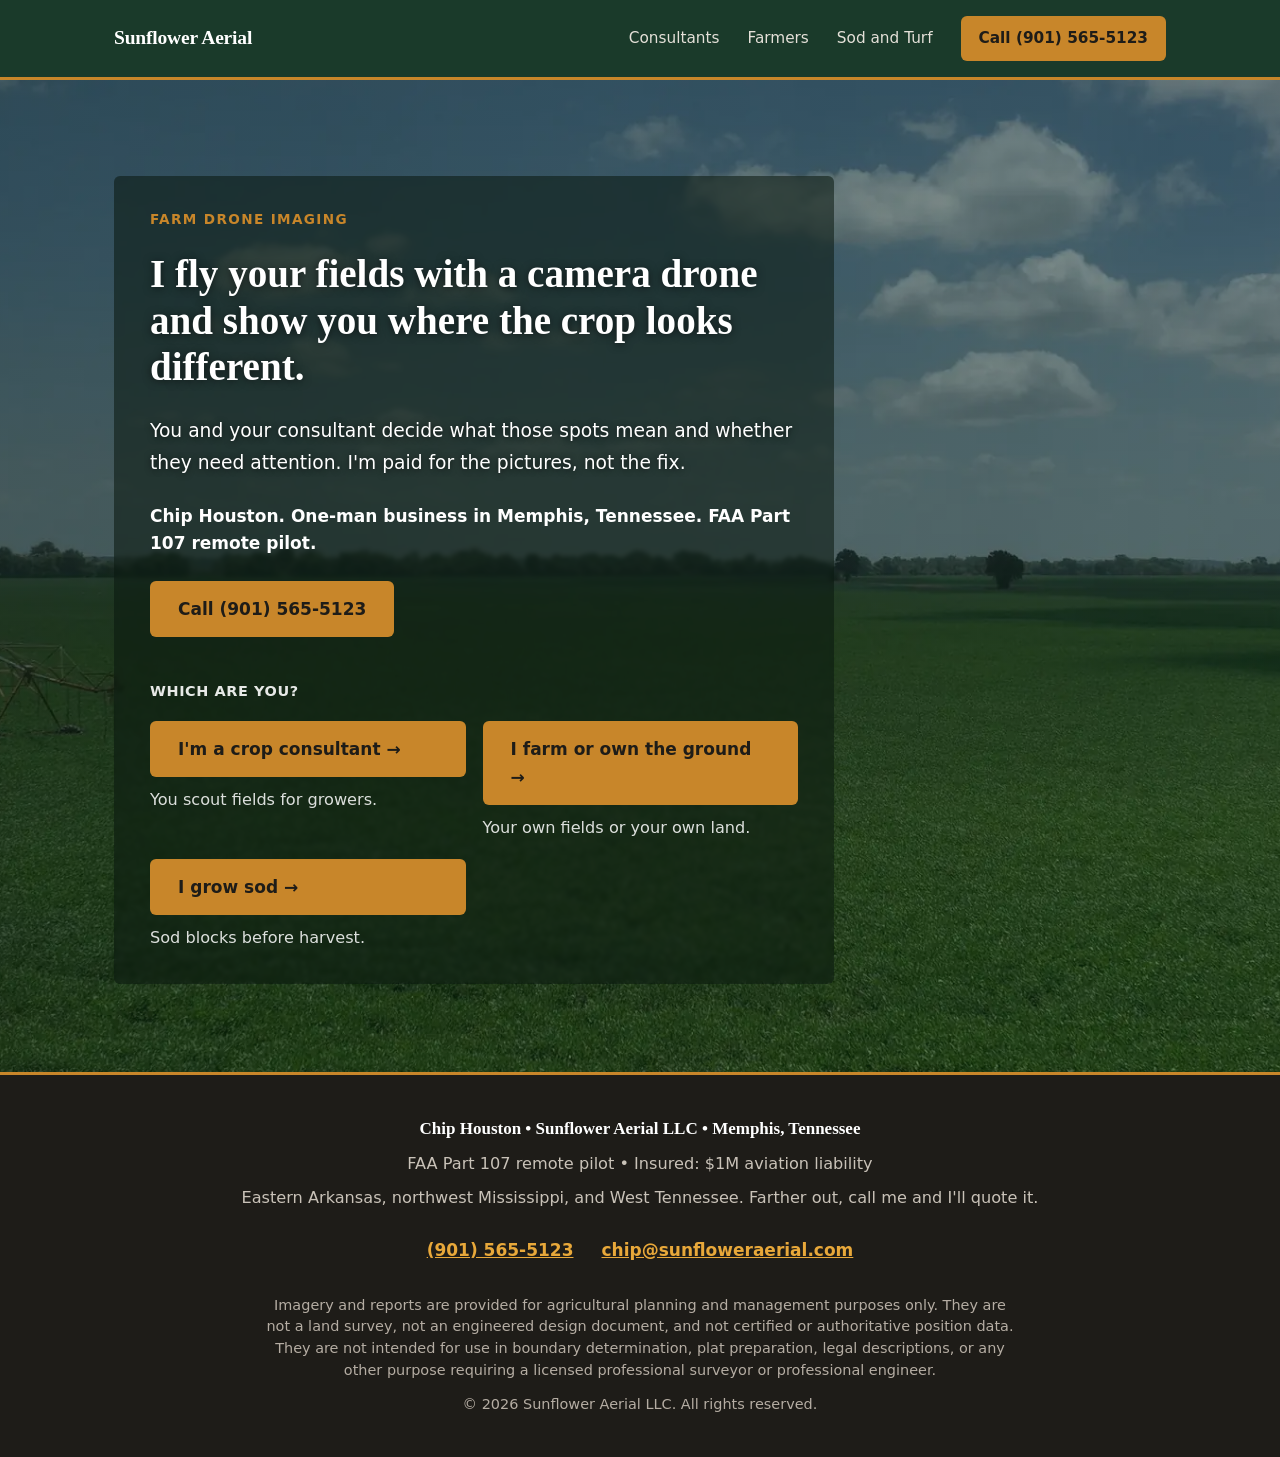
<file: index.html>
<!DOCTYPE html>
<html lang="en">
<head>
<meta charset="UTF-8" />
<meta name="viewport" content="width=device-width, initial-scale=1.0" />
<title>Farm Drone Imaging in Memphis | Sunflower Aerial</title>
<meta name="description" content="I fly a camera drone over row-crop fields and mark where the field looks different. One-man business in Memphis, Tennessee. Call (901) 565-5123." />
<link rel="canonical" href="https://sunfloweraerial.com/" />
<meta property="og:type" content="website" />
<meta property="og:site_name" content="Sunflower Aerial" />
<meta property="og:title" content="Farm Drone Imaging in Memphis | Sunflower Aerial" />
<meta property="og:description" content="I fly a camera drone over row-crop fields and mark where the field looks different. One-man business in Memphis, Tennessee. Call (901) 565-5123." />
<meta property="og:url" content="https://sunfloweraerial.com/" />
<meta property="og:image" content="https://sunfloweraerial.com/assets/img/soybean-field-canopy.webp" />
<link rel="stylesheet" href="style.css" />
<style>
.splash-prompt { margin-top: 2.5rem; font-weight: 600; letter-spacing: 0.04em; text-transform: uppercase; font-size: 0.85rem; opacity: 0.9; color: #fff; }
.splash-choices { display: flex; flex-wrap: wrap; gap: 1rem; margin-top: 1rem; }
.splash-choice { flex: 0 1 calc(50% - 0.5rem); min-width: min(260px, 100%); }
.above-fold h1.home-h1 { font-size: clamp(1.55rem, 3.4vw, 2.3rem); }
.who { color: #fff; font-weight: 600; margin: -12px 0 24px; line-height: 1.6; }
.splash-choice .btn { width: 100%; box-sizing: border-box; }
.splash-choice p { margin: 0.6rem 0 0; font-size: 0.95rem; opacity: 0.85; color: #fff; }
</style>
</head>
<body>
<!-- HEADER -->
<header class="site-header">
<div class="container header-inner">
<a href="/" class="logo">Sunflower Aerial</a>
<nav class="site-nav" aria-label="Main">
<a href="/consultants">Consultants</a>
<a href="/farmers">Farmers</a>
<a href="/turf">Sod and Turf</a>
<a href="tel:+19015655123" class="nav-cta"><span class="cta-word">Call </span>(901) 565-5123</a>
</nav>
</div>
</header>
<!-- SPLASH -->
<section class="above-fold" style="background-image: url('assets/img/soybean-field-canopy.webp'); background-size: cover; background-position: center top;">
<div class="container">
<div class="fold-content">
<p class="eyebrow">Farm drone imaging</p>
<h1 class="home-h1">I fly your fields with a camera drone and show you where the crop looks different.</h1>
<p class="lead">You and your consultant decide what those spots mean and whether they need attention. I'm paid for the pictures, not the fix.</p>
<p class="who">Chip Houston. One-man business in Memphis, Tennessee. FAA Part 107 remote pilot.</p>
<a href="tel:+19015655123" class="btn btn-primary">Call (901) 565-5123</a>
<p class="splash-prompt">Which are you?</p>
<div class="splash-choices">
<div class="splash-choice">
<a href="/consultants" class="btn btn-primary">I'm a crop consultant &rarr;</a>
<p>You scout fields for growers.</p>
</div>
<div class="splash-choice">
<a href="/farmers" class="btn btn-primary">I farm or own the ground &rarr;</a>
<p>Your own fields or your own land.</p>
</div>
<div class="splash-choice">
<a href="/turf" class="btn btn-primary">I grow sod &rarr;</a>
<p>Sod blocks before harvest.</p>
</div>
</div>
</div>
</div>
</section>
<!-- FOOTER -->
<footer class="site-footer">
<div class="container footer-inner">
<div class="footer-brand">Chip Houston &bull; Sunflower Aerial LLC &bull; Memphis, Tennessee</div>
<div class="footer-meta">FAA Part 107 remote pilot &bull; Insured: $1M aviation liability</div>
<div class="footer-meta">Eastern Arkansas, northwest Mississippi, and West Tennessee. Farther out, call me and I'll quote it.</div>
<div class="footer-contact"><a href="tel:+19015655123">(901) 565-5123</a><a href="mailto:chip@sunfloweraerial.com">chip@sunfloweraerial.com</a></div>
<div class="footer-copy footer-notice">Imagery and reports are provided for agricultural planning and management purposes only. They are not a land survey, not an engineered design document, and not certified or authoritative position data. They are not intended for use in boundary determination, plat preparation, legal descriptions, or any other purpose requiring a licensed professional surveyor or professional engineer.</div>
<div class="footer-copy">&copy; 2026 Sunflower Aerial LLC. All rights reserved.</div>
</div>
</footer>
</body>
</html>
</file>
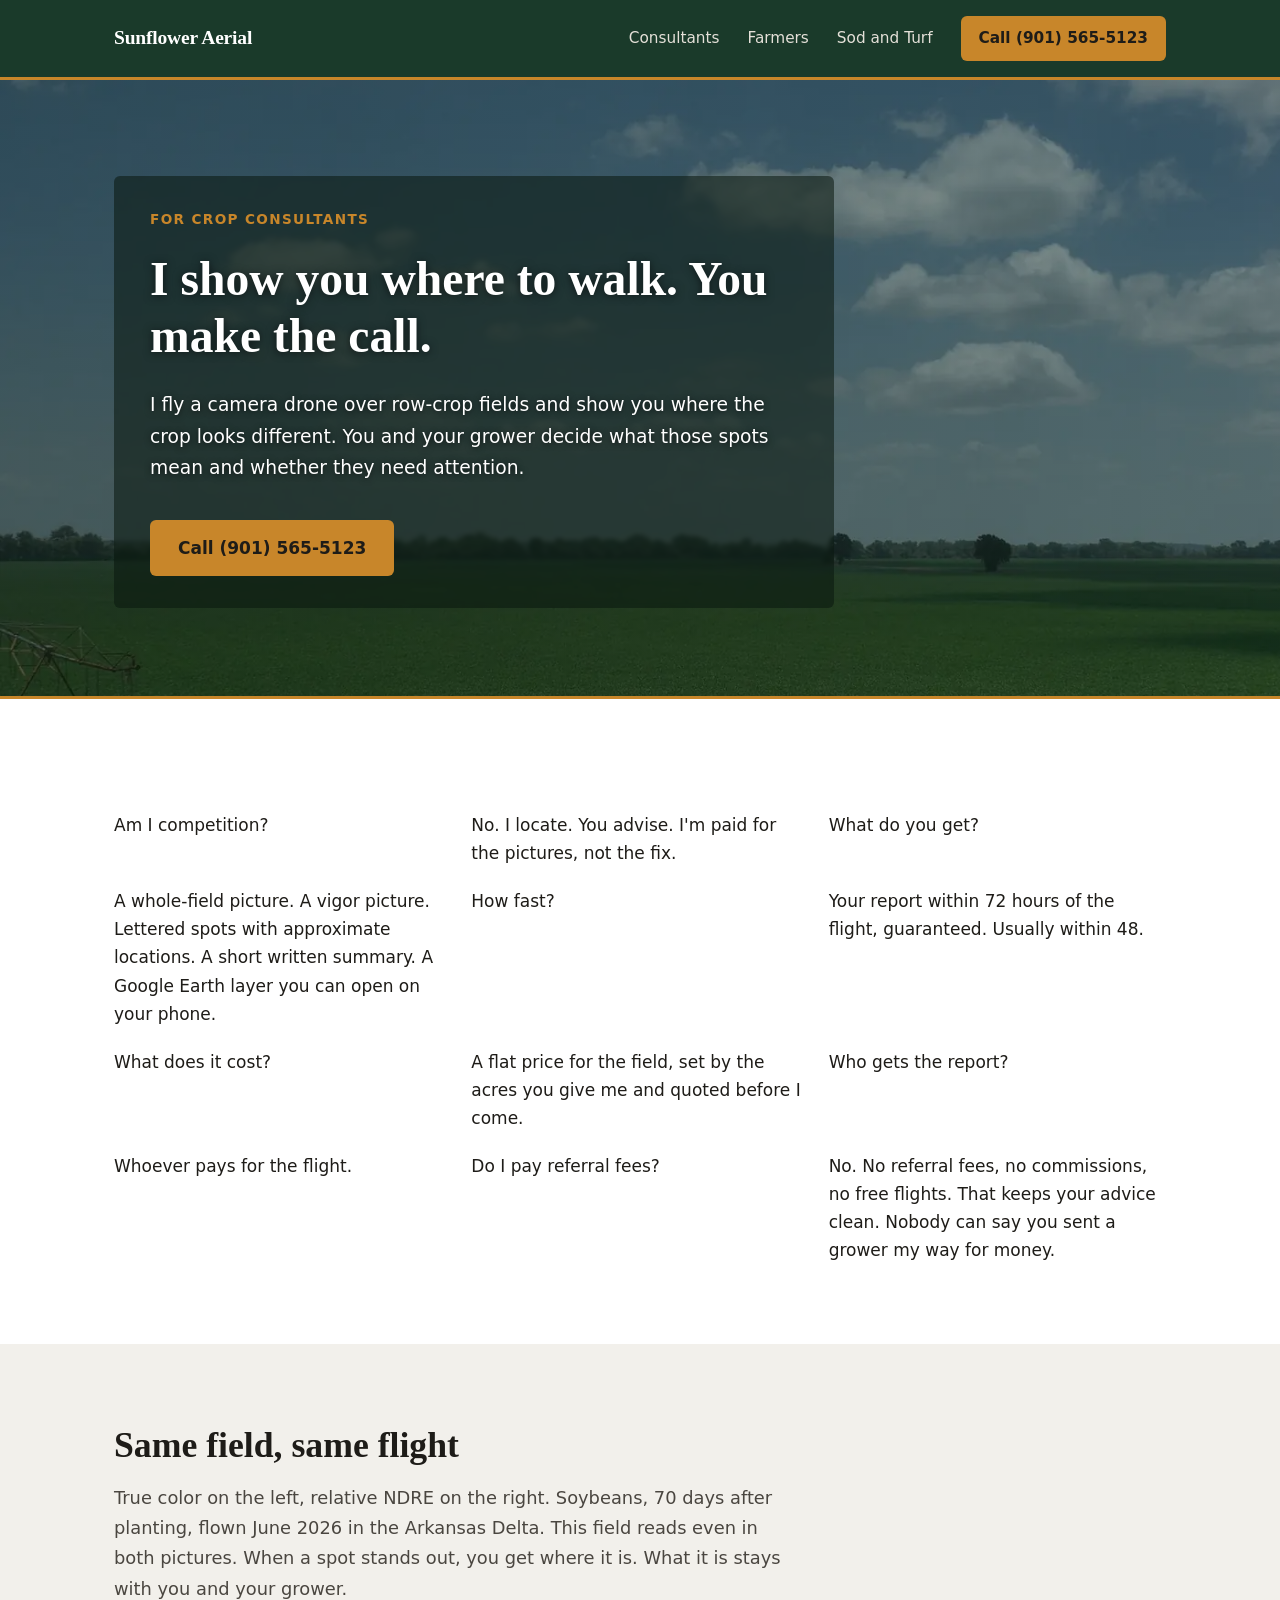
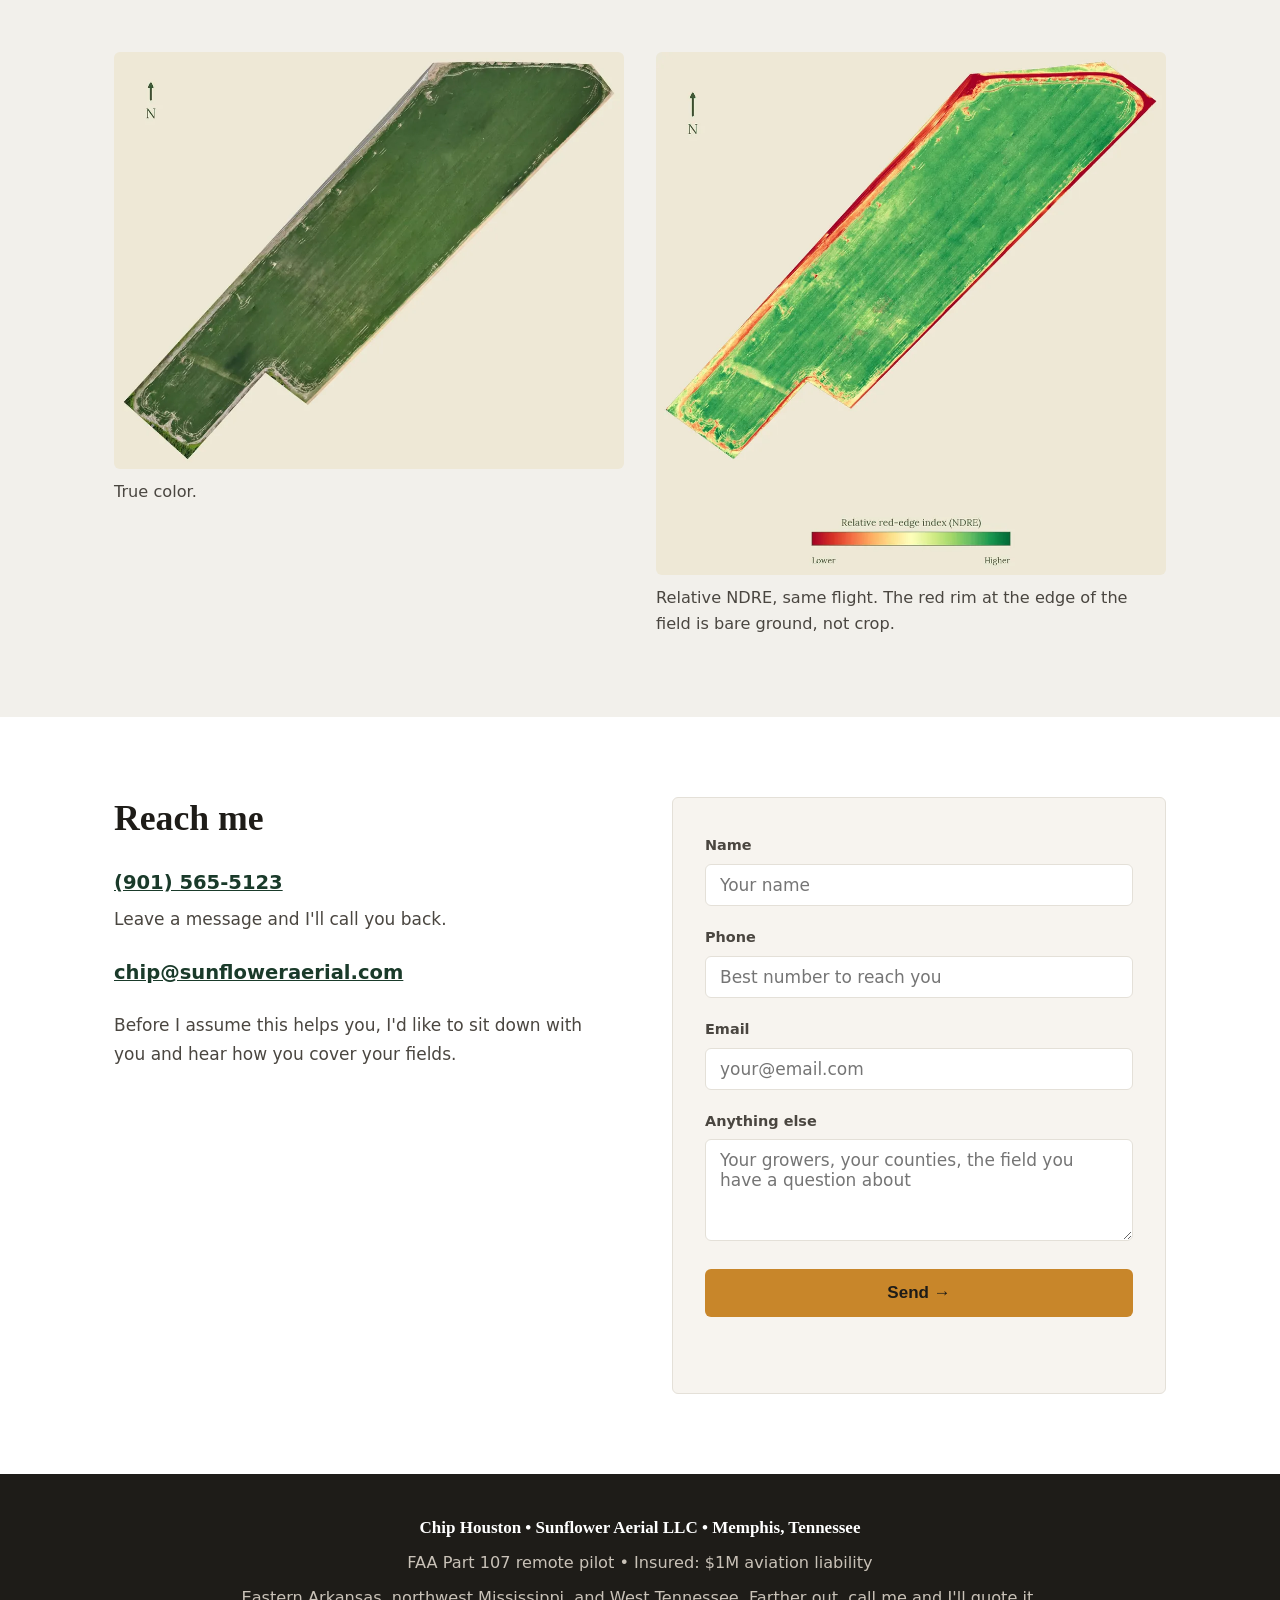
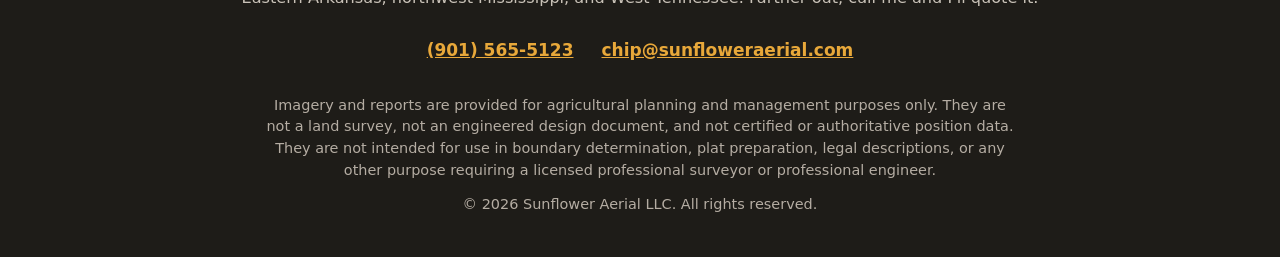
<file: consultants.html>
<!DOCTYPE html>
<html lang="en">
<head>
<meta charset="UTF-8" />
<meta name="viewport" content="width=device-width, initial-scale=1.0" />
<title>For Crop Consultants | Sunflower Aerial, Memphis</title>
<meta name="description" content="I mark where the field looks different. You and your grower decide what it is. Flat price per field, report within 72 hours, no referral fees." />
<link rel="canonical" href="https://sunfloweraerial.com/consultants" />
<meta property="og:type" content="website" />
<meta property="og:site_name" content="Sunflower Aerial" />
<meta property="og:title" content="For Crop Consultants | Sunflower Aerial, Memphis" />
<meta property="og:description" content="I mark where the field looks different. You and your grower decide what it is. Flat price per field, report within 72 hours, no referral fees." />
<meta property="og:url" content="https://sunfloweraerial.com/consultants" />
<meta property="og:image" content="https://sunfloweraerial.com/assets/img/soybean-field-canopy.webp" />
<link rel="stylesheet" href="style.css" />
</head>
<body>
<!-- HEADER -->
<header class="site-header">
<div class="container header-inner">
<a href="/" class="logo">Sunflower Aerial</a>
<nav class="site-nav" aria-label="Main">
<a href="/consultants">Consultants</a>
<a href="/farmers">Farmers</a>
<a href="/turf">Sod and Turf</a>
<a href="tel:+19015655123" class="nav-cta"><span class="cta-word">Call </span>(901) 565-5123</a>
</nav>
</div>
</header>
<!-- ABOVE THE FOLD -->
<section class="above-fold" style="background-image: url('assets/img/soybean-field-canopy.webp'); background-size: cover; background-position: center top;">
<div class="container">
<div class="fold-content">
<p class="eyebrow">For crop consultants</p>
<h1>I show you where to walk. You make the call.</h1>
<p class="lead">I fly a camera drone over row-crop fields and show you where the crop looks different. You and your grower decide what those spots mean and whether they need attention.</p>
<a href="tel:+19015655123" class="btn btn-primary">Call (901) 565-5123</a>
</div>
</div>
</section>
<!-- ANSWERS -->
<section class="section" id="answers">
<div class="container">
<dl class="answers">
<dt>Am I competition?</dt>
<dd>No. I locate. You advise. I'm paid for the pictures, not the fix.</dd>
<dt>What do you get?</dt>
<dd>A whole-field picture. A vigor picture. Lettered spots with approximate locations. A short written summary. A Google Earth layer you can open on your phone.</dd>
<dt>How fast?</dt>
<dd>Your report within 72 hours of the flight, guaranteed. Usually within 48.</dd>
<dt>What does it cost?</dt>
<dd>A flat price for the field, set by the acres you give me and quoted before I come.</dd>
<dt>Who gets the report?</dt>
<dd>Whoever pays for the flight.</dd>
<dt>Do I pay referral fees?</dt>
<dd>No. No referral fees, no commissions, no free flights. That keeps your advice clean. Nobody can say you sent a grower my way for money.</dd>
</dl>
</div>
</section>
<!-- SEE IT ON A REAL FIELD -->
<section class="section section-muted" id="realfield">
<div class="container">
<h2>Same field, same flight</h2>
<p class="section-intro">True color on the left, relative NDRE on the right. Soybeans, 70 days after planting, flown June 2026 in the Arkansas Delta. This field reads even in both pictures. When a spot stands out, you get where it is. What it is stays with you and your grower.</p>
<div class="map-pair">
<figure class="map-figure">
<img src="assets/img/soybeans-70dap-true-color.webp" alt="True color aerial image of a soybean field, 70 days after planting" loading="lazy">
<figcaption>True color.</figcaption>
</figure>
<figure class="map-figure">
<img src="assets/img/soybeans-70dap-ndre.webp" alt="Relative NDRE image of the same soybean field, reading even across the field" loading="lazy">
<figcaption>Relative NDRE, same flight. The red rim at the edge of the field is bare ground, not crop.</figcaption>
</figure>
</div>
</div>
</section>
<!-- CONTACT -->
<section class="section" id="contact">
<div class="container contact-container">
<div class="contact-copy">
<h2>Reach me</h2>
<p><a href="tel:+19015655123" class="contact-link">(901) 565-5123</a><br>Leave a message and I'll call you back.</p>
<p><a href="mailto:chip@sunfloweraerial.com" class="contact-link">chip@sunfloweraerial.com</a></p>
<p>Before I assume this helps you, I'd like to sit down with you and hear how you cover your fields.</p>
</div>
<form class="contact-form" id="contactForm" action="https://api.web3forms.com/submit" method="POST"> <input type="hidden" name="access_key" value="5b635bd3-030b-41f8-a975-6eeb1b68b649"> <input type="hidden" name="subject" value="New CONSULTANT lead from sunfloweraerial.com"> <input type="hidden" name="from_name" value="Sunflower Aerial Website"> <input type="hidden" name="lead_type" value="Consultant"> <input type="checkbox" name="botcheck" style="display: none;" tabindex="-1" autocomplete="off">
<div class="form-group">
<label for="name">Name</label>
<input type="text" id="name" name="name" placeholder="Your name" required="">
</div>
<div class="form-group">
<label for="phone">Phone</label>
<input type="tel" id="phone" name="phone" placeholder="Best number to reach you">
</div>
<div class="form-group">
<label for="email">Email</label>
<input type="email" id="email" name="email" placeholder="your@email.com" required="">
</div>
<div class="form-group">
<label for="message">Anything else</label>
<textarea id="message" name="message" rows="4" placeholder="Your growers, your counties, the field you have a question about"></textarea>
</div>
<button type="submit" class="btn btn-primary btn-full">Send &rarr;</button>
<div id="form-status" class="form-status"></div>
</form>
</div>
</section>
<!-- FOOTER -->
<footer class="site-footer">
<div class="container footer-inner">
<div class="footer-brand">Chip Houston &bull; Sunflower Aerial LLC &bull; Memphis, Tennessee</div>
<div class="footer-meta">FAA Part 107 remote pilot &bull; Insured: $1M aviation liability</div>
<div class="footer-meta">Eastern Arkansas, northwest Mississippi, and West Tennessee. Farther out, call me and I'll quote it.</div>
<div class="footer-contact"><a href="tel:+19015655123">(901) 565-5123</a><a href="mailto:chip@sunfloweraerial.com">chip@sunfloweraerial.com</a></div>
<div class="footer-copy footer-notice">Imagery and reports are provided for agricultural planning and management purposes only. They are not a land survey, not an engineered design document, and not certified or authoritative position data. They are not intended for use in boundary determination, plat preparation, legal descriptions, or any other purpose requiring a licensed professional surveyor or professional engineer.</div>
<div class="footer-copy">&copy; 2026 Sunflower Aerial LLC. All rights reserved.</div>
</div>
</footer>
<script src="main.js"></script>
</body>
</html>
</file>
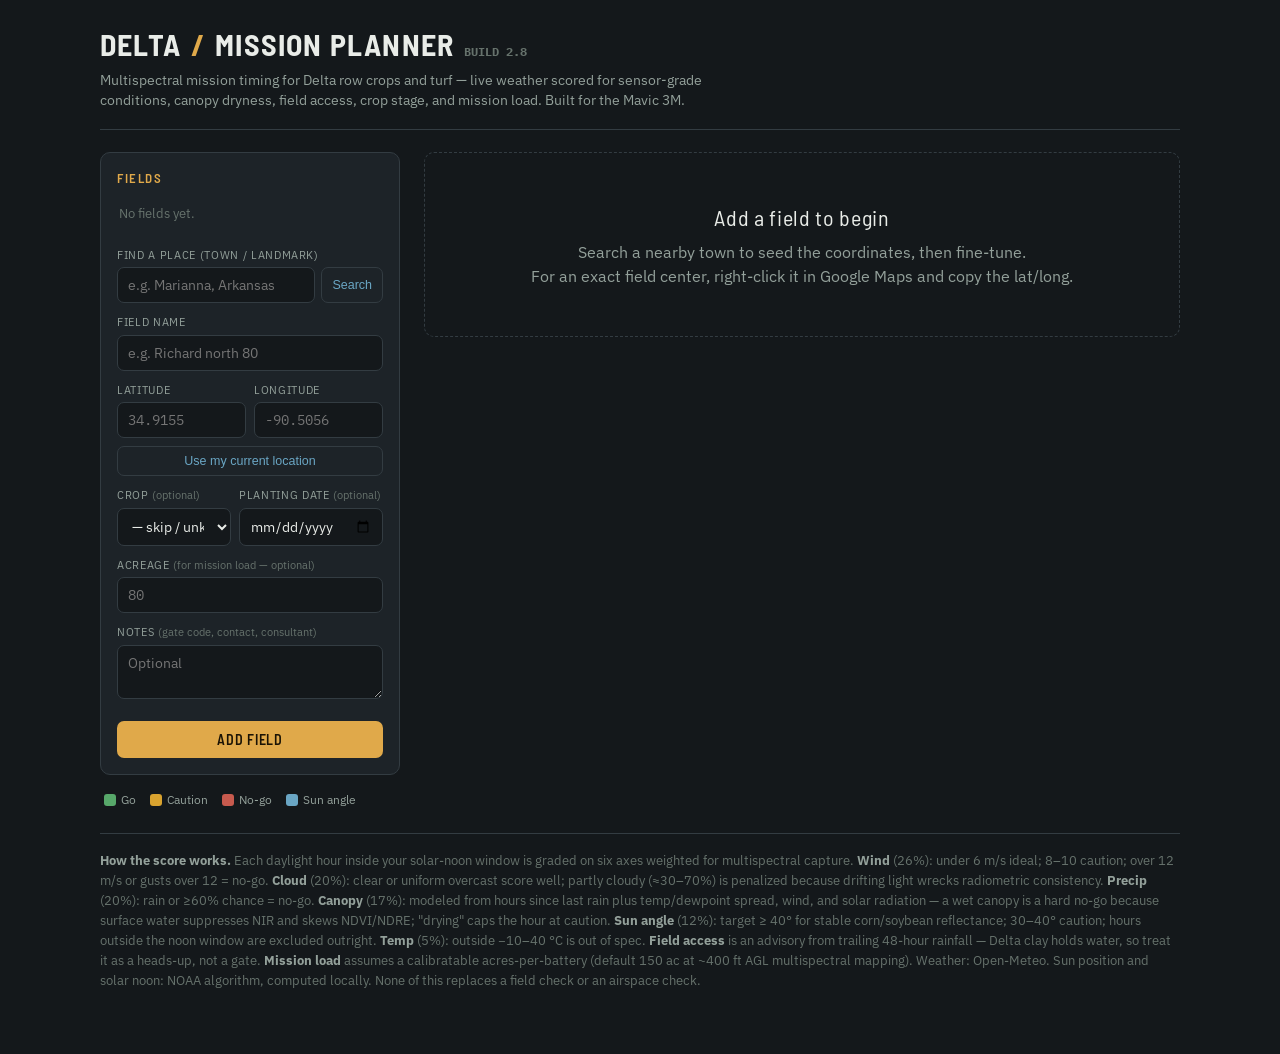
<file: delta-flight-planner.html>
<!DOCTYPE html>
<html lang="en">
<head>
<meta charset="UTF-8">
<meta name="viewport" content="width=device-width, initial-scale=1.0">
<title>Delta — Mission Planner</title>
<link rel="preconnect" href="https://fonts.googleapis.com">
<link rel="preconnect" href="https://fonts.gstatic.com" crossorigin>
<link href="https://fonts.googleapis.com/css2?family=Barlow+Semi+Condensed:wght@500;600;700&family=IBM+Plex+Mono:wght@400;500;600&family=IBM+Plex+Sans:wght@400;500;600&display=swap" rel="stylesheet">
<style>
  :root{
    --bg:#14181b;--panel:#1d2328;--panel2:#252c32;--border:#333c42;--border2:#3f4a51;
    --text:#e9ece8;--muted:#93a09a;--faint:#66726c;
    --wheat:#e0a94a;--sky:#6aa6c4;
    --go:#57a86a;--caution:#d9a32f;--nogo:#c75a4e;
    --go-d:#1d3b27;--caution-d:#403214;--nogo-d:#3e201c;
  }
  *{box-sizing:border-box;margin:0;padding:0}
  body{background:var(--bg);color:var(--text);font-family:'IBM Plex Sans',system-ui,sans-serif;line-height:1.5;-webkit-font-smoothing:antialiased;padding:0 0 4rem}
  .mono{font-family:'IBM Plex Mono',monospace;font-feature-settings:"tnum"}
  .wrap{max-width:1120px;margin:0 auto;padding:0 20px}
  header{border-bottom:1px solid var(--border);padding:22px 0 18px;margin-bottom:22px}
  .brand{font-family:'Barlow Semi Condensed',sans-serif;font-weight:700;font-size:30px;letter-spacing:.04em;text-transform:uppercase;display:flex;align-items:baseline;gap:10px}
  .brand .dot{color:var(--wheat)}
  .tagline{color:var(--muted);font-size:13.5px;margin-top:3px;max-width:660px}
  h2{font-family:'Barlow Semi Condensed',sans-serif;font-weight:600;font-size:13px;letter-spacing:.12em;text-transform:uppercase;color:var(--wheat);margin:0 0 12px}
  .layout{display:grid;grid-template-columns:300px 1fr;gap:24px;align-items:start}
  @media(max-width:860px){.layout{grid-template-columns:1fr}}
  .card{background:var(--panel);border:1px solid var(--border);border-radius:10px;padding:16px}
  .field-item{background:var(--panel2);border:1px solid var(--border);border-radius:8px;padding:11px 12px;margin-bottom:8px;cursor:pointer;transition:border-color .15s,background .15s}
  .field-item:hover{border-color:var(--border2)}
  .field-item.active{border-color:var(--wheat);background:#2a2118}
  .field-item .fname{font-weight:600;font-size:14.5px;display:flex;align-items:center;justify-content:space-between;gap:8px}
  .field-item .fmeta{color:var(--muted);font-size:12px;margin-top:3px}
  .crop-chip{font-size:10.5px;letter-spacing:.06em;text-transform:uppercase;padding:2px 7px;border-radius:4px;font-weight:600;background:#2f3a31;color:#a9c9ad;white-space:nowrap}
  .ibtn{background:none;border:none;color:var(--faint);cursor:pointer;font-size:14px;line-height:1;padding:2px 4px;border-radius:4px}
  .ibtn:hover{color:var(--sky);background:#222c31}
  .ibtn.del:hover{color:var(--nogo);background:#2a1f1d}
  label{display:block;font-size:11px;letter-spacing:.06em;text-transform:uppercase;color:var(--muted);margin:11px 0 4px}
  input,select,textarea{width:100%;background:var(--bg);border:1px solid var(--border);border-radius:7px;color:var(--text);padding:8px 10px;font-size:14px;font-family:inherit}
  textarea{resize:vertical;min-height:46px}
  input:focus,select:focus,textarea:focus{outline:none;border-color:var(--wheat)}
  .row2{display:grid;grid-template-columns:1fr 1fr;gap:8px}
  button.primary{width:100%;margin-top:16px;background:var(--wheat);color:#1a1305;border:none;border-radius:7px;padding:10px;font-weight:600;font-size:14px;cursor:pointer;font-family:'Barlow Semi Condensed',sans-serif;letter-spacing:.05em;text-transform:uppercase}
  button.primary:hover{background:#ecb95c}
  button.ghost{background:none;color:var(--sky);border:1px solid var(--border);border-radius:7px;padding:7px 10px;font-size:12.5px;cursor:pointer}
  button.ghost:hover{border-color:var(--sky)}
  button.ghost.full{width:100%;margin-top:8px}
  .geo-res{background:var(--panel2);border:1px solid var(--border);border-radius:7px;margin-top:6px;overflow:hidden}
  .geo-res button{display:block;width:100%;text-align:left;background:none;border:none;border-bottom:1px solid var(--border);color:var(--text);padding:7px 10px;font-size:13px;cursor:pointer}
  .geo-res button:last-child{border-bottom:none}
  .geo-res button:hover{background:#2c343a}
  .empty{color:var(--muted);text-align:center;padding:48px 20px;border:1px dashed var(--border);border-radius:10px}
  .empty .big{font-family:'Barlow Semi Condensed',sans-serif;font-size:22px;color:var(--text);margin-bottom:6px;letter-spacing:.03em}
  .banner{display:flex;align-items:center;gap:14px;border-radius:10px;padding:14px 18px;margin-bottom:18px;border:1px solid}
  .banner.b-go{background:var(--go-d);border-color:#2e5e3c}.banner.b-caution{background:var(--caution-d);border-color:#5e4a18}.banner.b-nogo{background:var(--nogo-d);border-color:#5e302a}
  .banner .blab{font-family:'Barlow Semi Condensed',sans-serif;font-weight:700;letter-spacing:.06em;text-transform:uppercase;font-size:13px;opacity:.85}
  .banner .bmain{font-family:'Barlow Semi Condensed',sans-serif;font-size:22px;font-weight:600;margin-top:1px}
  .banner.b-go{color:#9fd9ad}.banner.b-caution{color:#ecca78}.banner.b-nogo{color:#e8a99f}
  .stagebar{display:grid;grid-template-columns:repeat(auto-fit,minmax(150px,1fr));gap:12px}
  .stat{background:var(--panel2);border-radius:8px;padding:12px 14px}
  .stat .k{font-size:11px;letter-spacing:.06em;text-transform:uppercase;color:var(--muted)}
  .stat .v{font-family:'Barlow Semi Condensed',sans-serif;font-size:23px;font-weight:600;margin-top:2px;line-height:1.2}
  .stat .v small{font-size:13px;color:var(--muted);font-weight:400}
  .stat .sub{font-size:11px;color:var(--faint);margin-top:2px}
  .vchip,.acchip{display:inline-block;font-size:10.5px;letter-spacing:.05em;text-transform:uppercase;font-weight:600;padding:2px 8px;border-radius:4px;vertical-align:1px}
  .v-high{background:var(--go-d);color:#8fd3a0}.v-med{background:var(--caution-d);color:#e6c878}.v-low{background:#2b3034;color:#9aa49d}
  .ac-firm{background:var(--go-d);color:#8fd3a0}.ac-soft{background:var(--caution-d);color:#e6c878}.ac-mud{background:var(--nogo-d);color:#e69a90}
  .note{font-size:13px;color:var(--muted);margin-top:10px;line-height:1.55}
  .cardrow{display:flex;gap:8px;flex-wrap:wrap;margin-top:12px}
  .dayrow{background:var(--panel);border:1px solid var(--border);border-radius:10px;padding:14px 16px;margin-bottom:10px}
  .dayhead{display:flex;align-items:center;justify-content:space-between;gap:12px;flex-wrap:wrap;margin-bottom:4px}
  .daydate{font-family:'Barlow Semi Condensed',sans-serif;font-size:18px;font-weight:600;letter-spacing:.02em}
  .daydate .dow{color:var(--wheat)}
  .dchips{display:flex;gap:6px;align-items:center;flex-wrap:wrap}
  .verdict-pill{font-family:'Barlow Semi Condensed',sans-serif;font-weight:700;font-size:13px;letter-spacing:.08em;text-transform:uppercase;padding:4px 12px;border-radius:6px}
  .p-go{background:var(--go-d);color:#8fd3a0;border:1px solid #2e5e3c}
  .p-caution{background:var(--caution-d);color:#e6c878;border:1px solid #5e4a18}
  .p-nogo{background:var(--nogo-d);color:#e69a90;border:1px solid #5e302a}
  .canchip{font-size:10.5px;letter-spacing:.04em;text-transform:uppercase;font-weight:600;padding:3px 8px;border-radius:5px}
  .can-dry{background:var(--go-d);color:#8fd3a0}.can-drying{background:var(--caution-d);color:#e6c878}.can-wet{background:var(--nogo-d);color:#e69a90}
  .winsum{font-size:13.5px;color:var(--muted);margin:6px 0 2px}
  .winsum b{color:var(--text);font-weight:600}
  .ribbon{width:100%;margin-top:6px}
  .legend{display:flex;flex-wrap:wrap;gap:14px;font-size:12px;color:var(--muted);margin-top:4px;align-items:center}
  .legend .sw{display:inline-block;width:12px;height:12px;border-radius:3px;vertical-align:-2px;margin-right:5px}
  .err{background:var(--nogo-d);border:1px solid #5e302a;color:#e6b0a8;border-radius:8px;padding:12px 14px;font-size:13.5px}
  .loading{color:var(--muted);padding:30px;text-align:center}
  .method{font-size:12.5px;color:var(--faint);line-height:1.6;border-top:1px solid var(--border);margin-top:24px;padding-top:16px}
  .method b{color:var(--muted)}
  details summary{cursor:pointer;color:var(--sky);font-size:12.5px;margin-top:8px;list-style:none}
  details summary::-webkit-details-marker{display:none}
  details summary:before{content:"▸ ";color:var(--faint)}
  details[open] summary:before{content:"▾ "}
  .hourtbl{width:100%;border-collapse:collapse;margin-top:8px;font-size:12px}
  .hourtbl th{text-align:right;color:var(--muted);font-weight:500;padding:3px 7px;border-bottom:1px solid var(--border);letter-spacing:.02em}
  .hourtbl th:first-child{text-align:left}
  .hourtbl td{text-align:right;padding:3px 7px;border-bottom:1px solid #232a2f}
  .hourtbl td:first-child{text-align:left}
  .hv{display:inline-block;width:9px;height:9px;border-radius:50%;margin-right:5px}
  .ckitem{display:flex;align-items:flex-start;gap:9px;padding:6px 0;font-size:13.5px;border-bottom:1px solid #232a2f}
  .ckitem:last-child{border-bottom:none}
  .ckitem input{width:17px;height:17px;flex:none;margin-top:1px;accent-color:var(--wheat)}
  .ckitem.done span{color:var(--faint);text-decoration:line-through}
  .toast{position:fixed;bottom:20px;left:50%;transform:translateX(-50%);background:var(--go-d);color:#9fd9ad;border:1px solid #2e5e3c;padding:9px 16px;border-radius:8px;font-size:13.5px;opacity:0;transition:opacity .2s;pointer-events:none;z-index:50}
  .toast.show{opacity:1}
  @media(prefers-reduced-motion:reduce){*{transition:none!important}}
</style>
</head>
<body>
<div class="wrap">
  <header>
    <div class="brand">Delta<span class="dot">/</span>Mission Planner <span style="font-size:12px;color:var(--faint);font-family:'IBM Plex Mono',monospace;letter-spacing:0">build 2.8</span></div>
    <div class="tagline">Multispectral mission timing for Delta row crops and turf — live weather scored for sensor-grade conditions, canopy dryness, field access, crop stage, and mission load. Built for the Mavic 3M.</div>
  </header>

  <div class="layout">
    <div>
      <div class="card">
        <h2 id="formTitle">Fields</h2>
        <div id="fieldList"></div>
        <div id="addForm">
          <label>Find a place (town / landmark)</label>
          <div style="display:flex;gap:6px"><input id="geoQ" placeholder="e.g. Marianna, Arkansas"><button class="ghost" id="geoSearch">Search</button></div>
          <div id="geoRes"></div>
          <label>Field name</label>
          <input id="fName" placeholder="e.g. Richard north 80">
          <div class="row2">
            <div><label>Latitude</label><input id="fLat" class="mono" placeholder="34.9155"></div>
            <div><label>Longitude</label><input id="fLon" class="mono" placeholder="-90.5056"></div>
          </div>
          <button class="ghost full" id="geoBtn">Use my current location</button>
          <div class="row2">
            <div><label>Crop <span style="color:var(--faint);text-transform:none;letter-spacing:0">(optional)</span></label>
              <select id="fCrop"><option value="">— skip / unknown —</option><optgroup label="Row crops"><option value="corn">Corn</option><option value="soybean">Soybean</option><option value="cotton">Cotton</option><option value="rice">Rice</option></optgroup><optgroup label="Turf"><option value="turf_warm">Turf · warm-season (bermuda/zoysia)</option><option value="turf_cool">Turf · cool-season (bent/fescue/rye)</option></optgroup></select>
            </div>
            <div><label>Planting date <span style="color:var(--faint);text-transform:none;letter-spacing:0">(optional)</span></label><input id="fPlant" type="date"></div>
          </div>
          <label>Acreage <span style="color:var(--faint);text-transform:none;letter-spacing:0">(for mission load — optional)</span></label>
          <input id="fAcres" class="mono" inputmode="decimal" placeholder="80">
          <label>Notes <span style="color:var(--faint);text-transform:none;letter-spacing:0">(gate code, contact, consultant)</span></label>
          <textarea id="fNotes" placeholder="Optional"></textarea>
          <button class="primary" id="addBtn">Add field</button>
          <button class="ghost full" id="cancelEdit" style="display:none">Cancel edit</button>
        </div>
      </div>
      <div class="legend" style="padding:12px 4px 0">
        <span><span class="sw" style="background:var(--go)"></span>Go</span>
        <span><span class="sw" style="background:var(--caution)"></span>Caution</span>
        <span><span class="sw" style="background:var(--nogo)"></span>No-go</span>
        <span><span class="sw" style="background:var(--sky)"></span>Sun angle</span>
      </div>
    </div>

    <div id="main">
      <div class="empty">
        <div class="big">Add a field to begin</div>
        Search a nearby town to seed the coordinates, then fine-tune.<br>For an exact field center, right-click it in Google Maps and copy the lat/long.
      </div>
    </div>
  </div>

  <div class="method wrap" style="padding-left:0;padding-right:0">
    <b>How the score works.</b> Each daylight hour inside your solar-noon window is graded on six axes weighted for multispectral capture.
    <b>Wind</b> (26%): under 6 m/s ideal; 8–10 caution; over 12 m/s or gusts over 12 = no-go.
    <b>Cloud</b> (20%): clear or uniform overcast score well; partly cloudy (≈30–70%) is penalized because drifting light wrecks radiometric consistency.
    <b>Precip</b> (20%): rain or ≥60% chance = no-go.
    <b>Canopy</b> (17%): modeled from hours since last rain plus temp/dewpoint spread, wind, and solar radiation — a wet canopy is a hard no-go because surface water suppresses NIR and skews NDVI/NDRE; "drying" caps the hour at caution.
    <b>Sun angle</b> (12%): target ≥ 40° for stable corn/soybean reflectance; 30–40° caution; hours outside the noon window are excluded outright.
    <b>Temp</b> (5%): outside −10–40 °C is out of spec.
    <b>Field access</b> is an advisory from trailing 48-hour rainfall — Delta clay holds water, so treat it as a heads-up, not a gate. <b>Mission load</b> assumes a calibratable acres-per-battery (default 150 ac at ~400 ft AGL multispectral mapping). Weather: Open-Meteo. Sun position and solar noon: NOAA algorithm, computed locally. None of this replaces a field check or an airspace check.
  </div>
</div>
<div class="toast" id="toast"></div>

<script>
const CROPS={
  corn:{label:'Corn',base:50,cap:86,total:2700,unit:'GDD',stages:[{g:0,s:'Pre-emergence',v:'low'},{g:120,s:'VE · emergence',v:'high'},{g:350,s:'V3–V5',v:'med'},{g:475,s:'V6',v:'high'},{g:740,s:'V10',v:'high'},{g:1000,s:'V14',v:'high'},{g:1135,s:'VT · tasseling',v:'high'},{g:1400,s:'R1 · silking',v:'high'},{g:1925,s:'R3 · milk',v:'med'},{g:2450,s:'R5 · dent',v:'low'},{g:2700,s:'R6 · maturity',v:'low'}]},
  soybean:{label:'Soybean',base:50,cap:86,total:2500,unit:'GDD',stages:[{g:0,s:'Pre-emergence',v:'low'},{g:130,s:'VE · emergence',v:'high'},{g:400,s:'V-stages',v:'med'},{g:700,s:'R1 · bloom',v:'high'},{g:1100,s:'R3 · pod set',v:'high'},{g:1500,s:'R5 · seed fill',v:'high'},{g:1900,s:'R6 · full seed',v:'med'},{g:2500,s:'R8 · maturity',v:'low'}]},
  cotton:{label:'Cotton',base:60,cap:86,total:2200,unit:'DD60',stages:[{g:0,s:'Pre-emergence',v:'low'},{g:60,s:'Emergence',v:'high'},{g:450,s:'First square',v:'high'},{g:750,s:'First bloom',v:'high'},{g:1100,s:'Peak bloom',v:'high'},{g:1500,s:'Boll fill',v:'med'},{g:1750,s:'First open boll',v:'med'},{g:2200,s:'60% open · defoliation',v:'high'}]},
  rice:{label:'Rice',base:50,cap:94,total:2400,unit:'DD50',stages:[{g:0,s:'Pre-emergence',v:'low'},{g:120,s:'Emergence',v:'med'},{g:500,s:'Tillering',v:'med'},{g:1000,s:'Late tillering',v:'high'},{g:1500,s:'Panicle initiation',v:'high'},{g:2000,s:'Heading',v:'med'},{g:2400,s:'Maturity',v:'low'}]}
};
const VNOTE={high:'Strong scouting value — variability, nutrient and stress signals show up clearly now.',med:'Useful, but pair NDVI with NDRE; the canopy index may be saturating.',low:'Limited scouting value at this stage.'};
const TURF={turf_warm:{label:'Turf · warm-season',topt:31,varr:7},turf_cool:{label:'Turf · cool-season',topt:20,varr:5.5}};
function typeOf(c){return CROPS[c]||TURF[c]||null}
function growthPotential(meanF,t){const c=(meanF-32)*5/9;return Math.exp(-0.5*Math.pow((c-t.topt)/t.varr,2))}
const ACC_PER_BATT_DEFAULT=150;
const CHECKLIST=['Airspace + NOTAMs checked (LAANC if needed)','Mission boundary loaded in DJI Pilot 2','RTK base set / NTRIP connected','Sunlight sensor (DLS) clean + unobstructed','Airframe, props, battery, firmware inspected','RTH altitude + low-battery RTH set','Flight logged (time, conditions, notes)'];

const LS='delta_mission_fields_v2';
let fields=[];let activeId=null;let editId=null;let cur=null;let briefs={};
try{fields=JSON.parse(localStorage.getItem(LS))||[]}catch(e){fields=[]}
function save(){try{localStorage.setItem(LS,JSON.stringify(fields))}catch(e){}}
function el(id){return document.getElementById(id)}
function esc(s){return (s+'').replace(/[&<>"]/g,m=>({'&':'&amp;','<':'&lt;','>':'&gt;','"':'&quot;'}[m]))}
function toast(t){const e=el('toast');e.textContent=t;e.classList.add('show');setTimeout(()=>e.classList.remove('show'),1900)}

function renderFields(){
  const c=el('fieldList');c.innerHTML='';
  if(!fields.length){c.innerHTML='<div style="color:var(--faint);font-size:13px;padding:4px 2px 12px">No fields yet.</div>';return}
  fields.forEach(f=>{
    const d=document.createElement('div');
    d.className='field-item'+(f.id===activeId?' active':'');
    d.innerHTML='<div class="fname">'+esc(f.name)+'<span style="display:flex;align-items:center;gap:4px">'+(f.crop&&typeOf(f.crop)?'<span class="crop-chip">'+typeOf(f.crop).label+'</span>':'')+
      '<button class="ibtn" data-edit="'+f.id+'" title="Edit">&#9998;</button><button class="ibtn del" data-del="'+f.id+'" title="Remove">&times;</button></span></div>'+
      '<div class="fmeta mono">'+(+f.lat).toFixed(4)+', '+(+f.lon).toFixed(4)+(f.acres?' · '+f.acres+' ac':'')+'</div>';
    d.addEventListener('click',ev=>{
      if(ev.target.dataset.del){del(ev.target.dataset.del);ev.stopPropagation();return}
      if(ev.target.dataset.edit){startEdit(ev.target.dataset.edit);ev.stopPropagation();return}
      select(f.id);
    });
    c.appendChild(d);
  });
}
function del(id){fields=fields.filter(f=>f.id!==id);save();if(activeId===id){activeId=null;cur=null;el('main').innerHTML='<div class="empty"><div class="big">Field removed</div>Pick another field or add a new one.</div>'}renderFields()}
function startEdit(id){
  const f=fields.find(x=>x.id===id);if(!f)return;editId=id;
  el('fName').value=f.name;el('fLat').value=f.lat;el('fLon').value=f.lon;el('fCrop').value=f.crop;el('fPlant').value=f.plant;
  el('fAcres').value=f.acres||'';el('fNotes').value=f.notes||'';
  el('formTitle').textContent='Edit field';el('addBtn').textContent='Save changes';el('cancelEdit').style.display='block';
  el('addForm').scrollIntoView({behavior:'smooth',block:'nearest'});
}
function resetForm(){
  editId=null;['fName','fLat','fLon','fAcres','fNotes','geoQ'].forEach(i=>el(i).value='');el('geoRes').innerHTML='';
  el('formTitle').textContent='Fields';el('addBtn').textContent='Add field';el('cancelEdit').style.display='none';
}
el('cancelEdit').addEventListener('click',resetForm);

el('addBtn').addEventListener('click',()=>{
  const name=el('fName').value.trim(),lat=parseFloat(el('fLat').value),lon=parseFloat(el('fLon').value),
    crop=el('fCrop').value,plant=el('fPlant').value,acres=parseFloat(el('fAcres').value)||null,notes=el('fNotes').value.trim();
  if(!name||isNaN(lat)||isNaN(lon)){alert('Need a name and valid lat/long. Crop and planting date are optional.');return}
  if(editId){const f=fields.find(x=>x.id===editId);Object.assign(f,{name,lat,lon,crop,plant,acres,notes});save();const id=editId;resetForm();renderFields();select(id);}
  else{const f={id:'f'+Date.now(),name,lat,lon,crop,plant,acres,notes,lastFlown:null};fields.push(f);save();resetForm();renderFields();select(f.id);}
});

el('geoSearch').addEventListener('click',doGeocode);
el('geoQ').addEventListener('keydown',e=>{if(e.key==='Enter'){e.preventDefault();doGeocode()}});
async function doGeocode(){
  const q=el('geoQ').value.trim();if(!q)return;el('geoRes').innerHTML='<div style="color:var(--faint);font-size:12px;padding:4px">Searching…</div>';
  try{
    const r=await fetch('https://geocoding-api.open-meteo.com/v1/search?count=5&name='+encodeURIComponent(q));
    const j=await r.json();const res=j.results||[];
    if(!res.length){el('geoRes').innerHTML='<div style="color:var(--faint);font-size:12px;padding:4px">No matches.</div>';return}
    const box=document.createElement('div');box.className='geo-res';
    res.forEach(p=>{const b=document.createElement('button');b.textContent=[p.name,p.admin1,p.country_code].filter(Boolean).join(', ');
      b.addEventListener('click',()=>{el('fLat').value=(+p.latitude).toFixed(5);el('fLon').value=(+p.longitude).toFixed(5);if(!el('fName').value)el('fName').value=p.name;el('geoRes').innerHTML=''});box.appendChild(b)});
    el('geoRes').innerHTML='';el('geoRes').appendChild(box);
  }catch(e){el('geoRes').innerHTML='<div style="color:var(--faint);font-size:12px;padding:4px">Search failed — paste coordinates instead.</div>'}
}
el('geoBtn').addEventListener('click',()=>{
  if(!navigator.geolocation){alert('Geolocation unavailable — paste coordinates instead.');return}
  el('geoBtn').textContent='Locating…';
  navigator.geolocation.getCurrentPosition(p=>{el('fLat').value=p.coords.latitude.toFixed(5);el('fLon').value=p.coords.longitude.toFixed(5);el('geoBtn').textContent='Use my current location'},
    ()=>{el('geoBtn').textContent='Use my current location';alert('Could not get location (needs https or localhost).')});
});

function solarPos(date,lat,lon){
  const rad=Math.PI/180;
  const jd=date.getTime()/86400000+2440587.5,T=(jd-2451545.0)/36525.0;
  const L0=((280.46646+T*(36000.76983+T*0.0003032))%360+360)%360;
  const M=357.52911+T*(35999.05029-0.0001537*T),e=0.016708634-T*(0.000042037+0.0000001267*T),Mr=M*rad;
  const C=Math.sin(Mr)*(1.914602-T*(0.004817+0.000014*T))+Math.sin(2*Mr)*(0.019993-0.000101*T)+Math.sin(3*Mr)*0.000289;
  const trueLong=L0+C,omega=125.04-1934.136*T,appLong=trueLong-0.00569-0.00478*Math.sin(omega*rad);
  const eps0=23+(26+((21.448-T*(46.815+T*(0.00059-T*0.001813))))/60)/60,eps=eps0+0.00256*Math.cos(omega*rad);
  const decl=Math.asin(Math.sin(eps*rad)*Math.sin(appLong*rad))/rad;
  const y=Math.tan((eps/2)*rad)**2;
  const eot=4*(y*Math.sin(2*L0*rad)-2*e*Math.sin(Mr)+4*e*y*Math.sin(Mr)*Math.cos(2*L0*rad)-0.5*y*y*Math.sin(4*L0*rad)-1.25*e*e*Math.sin(2*Mr))/rad;
  const minUTC=date.getUTCHours()*60+date.getUTCMinutes()+date.getUTCSeconds()/60;
  let tst=(minUTC+eot+4*lon)%1440;if(tst<0)tst+=1440;
  let ha=tst/4-180;if(ha<-180)ha+=360;
  const haR=ha*rad,latR=lat*rad,decR=decl*rad;
  const cz=Math.sin(latR)*Math.sin(decR)+Math.cos(latR)*Math.cos(decR)*Math.cos(haR);
  const elev=90-Math.acos(Math.max(-1,Math.min(1,cz)))/rad;
  let az=Math.atan2(Math.sin(haR),Math.cos(haR)*Math.sin(latR)-Math.tan(decR)*Math.cos(latR))/rad;
  az=(az+180)%360;if(az<0)az+=360;
  return {elev,az};
}
function getEOT(date){
  const rad=Math.PI/180,jd=date.getTime()/86400000+2440587.5,T=(jd-2451545.0)/36525.0;
  const L0=((280.46646+T*(36000.76983+T*0.0003032))%360+360)%360;
  const M=357.52911+T*(35999.05029-0.0001537*T),e=0.016708634-T*(0.000042037+0.0000001267*T),Mr=M*rad;
  const omega=125.04-1934.136*T,eps0=23+(26+((21.448-T*(46.815+T*(0.00059-T*0.001813))))/60)/60,eps=eps0+0.00256*Math.cos(omega*rad);
  const y=Math.tan((eps/2)*rad)**2;
  return 4*(y*Math.sin(2*L0*rad)-2*e*Math.sin(Mr)+4*e*y*Math.sin(Mr)*Math.cos(2*L0*rad)-0.5*y*y*Math.sin(4*L0*rad)-1.25*e*e*Math.sin(2*Mr))/rad;
}
function solarNoonDec(noonUTC,lon,tzMin){return (720-4*lon-getEOT(noonUTC)+tzMin)/60}
function fmtClock(dec){let m=Math.round(dec*60);m=((m%1440)+1440)%1440;const h=Math.floor(m/60),mm=m%60,ap=h<12?'AM':'PM';let hh=h%12;if(hh===0)hh=12;return hh+':'+(mm<10?'0':'')+mm+' '+ap}
function hr12(h){const ap=h<12?'a':'p';let hh=h%12;if(hh===0)hh=12;return hh+ap}
function compass(az){const d=['N','NE','E','SE','S','SW','W','NW'];return d[Math.round(az/45)%8]}

function canopyState(h,hsr){
  if(h.precip>=0.01||hsr<=0)return {s:'wet',label:'Wet — rain on canopy'};
  const spread=h.temp-h.dew;
  if(h.rh>=95&&spread<=2)return {s:'wet',label:'Dew/fog — surfaces wet'};
  const fast=(spread>=15||h.rh<60)&&h.wind>=3&&h.rad>=300;
  const slow=(spread<8||h.rh>85)||(h.wind<1.5&&h.rad<120);
  let need=fast?1:(slow?5:2.5);
  if(hsr>=need)return {s:'dry',label:'Canopy dry'};
  if(hsr>=need-1.5)return {s:'drying',label:'Drying — likely still damp'};
  return {s:'wet',label:'Wet — recent rain'};
}
function accessFor(rain48){
  if(rain48>0.6)return {s:'mud',label:'Muddy',cls:'ac-mud'};
  if(rain48>0.1)return {s:'soft',label:'Soft',cls:'ac-soft'};
  return {s:'firm',label:'Firm',cls:'ac-firm'};
}
function gddDaily(tx,tn,base,cap){const a=Math.min(Math.max(tx,base),cap),b=Math.min(Math.max(tn,base),cap);return Math.max(0,(a+b)/2-base)}
function stageFor(crop,gdd){const st=CROPS[crop].stages;let c=st[0];for(const s of st){if(gdd>=s.g)c=s;else break}return c}

function scoreHour(h,noonDec,winN){
  const r=[];let hard=false;
  if(h.solar<8)return {verdict:'nogo',score:0,reasons:['Dark / sun below horizon'],hard:true};
  if(noonDec!=null){const ctr=h.hour+0.5;if(ctr<noonDec-winN||ctr>noonDec+winN)return {verdict:'nogo',score:0,reasons:['Outside ±'+winN+'h of solar noon ('+fmtClock(noonDec)+')'],hard:true}}
  let precipS;
  if(h.precip>0.005||h.pprob>=60){precipS=0;hard=true;r.push('Rain likely ('+Math.round(h.pprob)+'%)')}
  else if(h.pprob>=35){precipS=0.5;r.push('Precip chance '+Math.round(h.pprob)+'%')}else precipS=1;
  let windS;
  if(h.gust>12||h.wind>12){windS=0;hard=true;r.push('Wind/gust over 12 m/s limit')}
  else if(h.wind>10){windS=0.25;r.push('Wind 10–12 m/s — marginal, heavy drain')}
  else if(h.wind>8){windS=0.55;r.push('Wind 8–10 m/s — caution')}
  else if(h.wind>6){windS=0.85}else windS=1;
  if(!hard&&h.gust>10&&(h.gust-h.wind)>4){windS=Math.min(windS,0.5);r.push('Gusty')}
  let cloudS;const c=h.cloud;
  if(c<=15)cloudS=1;else if(c<=30)cloudS=0.85;
  else if(c<70){cloudS=0.35;r.push('Partly cloudy — drifting light hurts reflectance')}
  else if(c<90){cloudS=0.7}else cloudS=0.85;
  let canopyS=1;
  if(h.canopy){if(h.canopy.s==='wet'){canopyS=0;hard=true;r.push(h.canopy.label)}else if(h.canopy.s==='drying'){canopyS=0.5;r.push(h.canopy.label)}}
  let sunS;
  if(h.solar>=40)sunS=1;else if(h.solar>=30){sunS=0.8;r.push('Sun '+Math.round(h.solar)+'° — under 40° target')}
  else if(h.solar>=25){sunS=0.55;r.push('Sun '+Math.round(h.solar)+'° — shadow contamination')}
  else if(h.solar>=20){sunS=0.4;r.push('Low sun '+Math.round(h.solar)+'°')}else{sunS=0.3;r.push('Very low sun')}
  let tempS=1;
  if(h.temp>104||h.temp<14){tempS=0;hard=true;r.push('Outside −10–40 °C spec')}else if(h.temp>100){tempS=0.6;r.push('Heat near limit')}
  const score=windS*0.26+cloudS*0.20+precipS*0.20+canopyS*0.17+sunS*0.12+tempS*0.05;
  let verdict;if(hard||score<0.45)verdict='nogo';else if(score<0.72)verdict='caution';else verdict='go';
  if(!hard&&h.canopy&&h.canopy.s==='drying'&&verdict==='go')verdict='caution';
  return {verdict,score,reasons:r,hard};
}
function bestWindow(hours){
  for(const target of ['go','caution']){
    let bestS=-1,bestE=-1,s=-1;
    for(let i=0;i<hours.length;i++){
      const ok=hours[i].sc.verdict===target||(target==='caution'&&hours[i].sc.verdict==='go');
      if(ok){if(s<0)s=i}else{if(s>=0&&i-1-s>bestE-bestS){bestS=s;bestE=i-1}s=-1}
    }
    if(s>=0&&hours.length-1-s>bestE-bestS){bestS=s;bestE=hours.length-1}
    if(bestS>=0)return {h0:hours[bestS].hour,h1:hours[bestE].hour+1,kind:target,i0:bestS,i1:bestE};
  }
  return null;
}

const COL={go:'#57a86a',caution:'#d9a32f',nogo:'#c75a4e'};
function ribbonSVG(hours,noonDec,winN){
  const H0=5,H1=20,n=H1-H0+1,W=640,padL=8,padR=8,top=8,plotH=46,barTop=66,barH=26,labY=104;
  const slot=(W-padL-padR)/n,xOf=v=>padL+(v-H0)*slot;
  let bars='',pts=[],ticks='';
  for(let i=0;i<n;i++){
    const hh=H0+i,rec=hours.find(x=>x.hour===hh),x=padL+i*slot;
    if(rec){bars+='<rect x="'+(x+1).toFixed(1)+'" y="'+barTop+'" width="'+(slot-2).toFixed(1)+'" height="'+barH+'" rx="3" fill="'+COL[rec.sc.verdict]+'"/>';
      const elev=Math.max(0,Math.min(75,rec.solar)),cy=top+plotH-(elev/75)*plotH;pts.push((x+slot/2).toFixed(1)+','+cy.toFixed(1));}
    else bars+='<rect x="'+(x+1).toFixed(1)+'" y="'+barTop+'" width="'+(slot-2).toFixed(1)+'" height="'+barH+'" rx="3" fill="#232a2f"/>';
    if(i%3===0||i===n-1)ticks+='<text x="'+(x+slot/2).toFixed(1)+'" y="'+labY+'" fill="#66726c" font-size="10.5" font-family="IBM Plex Mono,monospace" text-anchor="middle">'+hr12(hh)+'</text>';
  }
  const line=pts.length?'<polyline points="'+pts.join(' ')+'" fill="none" stroke="#6aa6c4" stroke-width="1.6" stroke-linejoin="round" opacity="0.9"/>':'';
  const e40=top+plotH-(40/75)*plotH;
  const f40='<line x1="'+padL+'" y1="'+e40.toFixed(1)+'" x2="'+(W-padR)+'" y2="'+e40.toFixed(1)+'" stroke="#6aa6c4" stroke-width="0.7" stroke-dasharray="2 4" opacity="0.45"/><text x="'+(W-padR)+'" y="'+(e40-2).toFixed(1)+'" fill="#6aa6c4" font-size="9" font-family="IBM Plex Mono,monospace" text-anchor="end" opacity="0.7">40°</text>';
  let marks='';
  if(noonDec!=null){const inb=v=>v>=H0&&v<=H1+1;
    if(inb(noonDec)){const xn=xOf(noonDec);marks+='<line x1="'+xn.toFixed(1)+'" y1="'+top+'" x2="'+xn.toFixed(1)+'" y2="'+(barTop+barH)+'" stroke="#e0a94a" stroke-width="1.2" opacity="0.85"/><text x="'+xn.toFixed(1)+'" y="'+(barTop+barH+10)+'" fill="#e0a94a" font-size="9.5" font-family="IBM Plex Mono,monospace" text-anchor="middle">noon</text>'}
    [noonDec-winN,noonDec+winN].forEach(v=>{if(inb(v)){const xv=xOf(v);marks+='<line x1="'+xv.toFixed(1)+'" y1="'+(top+4)+'" x2="'+xv.toFixed(1)+'" y2="'+(barTop+barH)+'" stroke="#e0a94a" stroke-width="0.8" stroke-dasharray="3 3" opacity="0.5"/>'}});
  }
  return '<svg class="ribbon" viewBox="0 0 '+W+' 118" preserveAspectRatio="none" role="img" aria-label="Hourly flight conditions, sun angle, and solar-noon window"><text x="'+padL+'" y="'+(top+6)+'" fill="#52606a" font-size="10" font-family="IBM Plex Mono,monospace">sun ↑</text>'+f40+line+bars+marks+ticks+'</svg>';
}

async function select(id){
  activeId=id;renderFields();
  const f=fields.find(x=>x.id===id);if(!f)return;
  el('main').innerHTML='<div class="loading">Pulling forecast and accumulating degree days for <b>'+esc(f.name)+'</b>…</div>';
  const url='https://api.open-meteo.com/v1/forecast?latitude='+f.lat+'&longitude='+f.lon+
    '&hourly=temperature_2m,relative_humidity_2m,dew_point_2m,precipitation,precipitation_probability,cloud_cover,wind_speed_10m,wind_gusts_10m,wind_direction_10m,shortwave_radiation'+
    '&daily=temperature_2m_max,temperature_2m_min&current=temperature_2m'+
    '&temperature_unit=fahrenheit&wind_speed_unit=ms&precipitation_unit=inch&timezone=auto&past_days=92&forecast_days=7';
  let data;
  const ctrl=new AbortController(),to=setTimeout(()=>ctrl.abort(),15000);
  try{const res=await fetch(url,{signal:ctrl.signal});clearTimeout(to);if(!res.ok)throw new Error('HTTP '+res.status);data=await res.json()}
  catch(e){clearTimeout(to);const blocked=(e.name==='AbortError'||location.protocol==='file:');
    el('main').innerHTML='<div class="err"><b>'+(e.name==='AbortError'?'The weather request timed out.':'Couldn\'t reach the weather service.')+'</b><br>'+
    (blocked?'This usually means the file is opened directly from disk (file://), where the browser blocks the data request. Serve it instead: open a terminal in this folder, run <span class="mono">python3 -m http.server 8000</span>, then visit <span class="mono">http://localhost:8000/'+location.pathname.split('/').pop()+'</span>.':esc(e.message)+'. Check your connection and retry.')+'</div>';return}

  const off=data.utc_offset_seconds||0,tzMin=off/60;
  const today=(data.current&&data.current.time||'').slice(0,10)||(data.daily.time.find(d=>d>=new Date().toISOString().slice(0,10))||data.daily.time[0]);

  let cfg=null,gdd=null,clamped=false,stage=null,pct=null,turf=null,primes=null;
  if(f.crop&&TURF[f.crop]){
    const t=TURF[f.crop];const di=data.daily.time.indexOf(today);
    const meanF=di>=0?(data.daily.temperature_2m_max[di]+data.daily.temperature_2m_min[di])/2:null;
    turf={label:t.label,meanF,gp:meanF!=null?growthPotential(meanF,t):null};
  } else if(f.crop&&CROPS[f.crop]){
    cfg=CROPS[f.crop];
    if(f.plant){
      gdd=0;const dt=data.daily.time;
      for(let i=0;i<dt.length;i++){if(dt[i]<f.plant)continue;if(dt[i]>today)break;gdd+=gddDaily(data.daily.temperature_2m_max[i],data.daily.temperature_2m_min[i],cfg.base,cfg.cap)}
      if(f.plant<dt[0])clamped=true;
      stage=stageFor(f.crop,gdd);pct=Math.min(100,Math.round(gdd/cfg.total*100));
    } else {
      primes=cfg.stages.filter(s=>s.v==='high').map(s=>s.s);
    }
  }

  const ht=data.hourly.time,P=data.hourly;
  const hsrArr=new Array(ht.length);let since=999;
  for(let i=0;i<ht.length;i++){const p=P.precipitation[i]||0;if(p>=0.01)since=0;else since++;hsrArr[i]=since}
  const idxOf={};ht.forEach((t,i)=>idxOf[t]=i);

  const byDay={},noonByDay={};
  for(let i=0;i<ht.length;i++){
    const d=ht[i].slice(0,10);if(d<today)continue;
    const hour=parseInt(ht[i].slice(11,13),10);
    const utc=new Date(Date.parse(ht[i].replace(' ','T')+':00Z')-off*1000);
    const sp=solarPos(utc,f.lat,f.lon);
    const rec={date:d,hour,temp:P.temperature_2m[i],rh:P.relative_humidity_2m[i],dew:P.dew_point_2m[i],
      precip:P.precipitation[i]||0,pprob:P.precipitation_probability[i]||0,cloud:P.cloud_cover[i]||0,
      wind:P.wind_speed_10m[i]||0,gust:P.wind_gusts_10m[i]||0,wdir:P.wind_direction_10m[i]||0,rad:P.shortwave_radiation[i]||0,
      solar:sp.elev,az:sp.az};
    rec.canopy=canopyState(rec,hsrArr[i]);
    (byDay[d]=byDay[d]||[]).push(rec);
    if(!(d in noonByDay)){const nu=new Date(Date.parse(d+'T12:00:00Z')-off*1000);noonByDay[d]=solarNoonDec(nu,f.lon,tzMin)}
  }
  const days=Object.keys(byDay).sort().slice(0,7);
  const rain48={};
  days.forEach(d=>{const i0=idxOf[d+'T00:00'];let s=0;if(i0!=null)for(let k=Math.max(0,i0-48);k<i0;k++)s+=P.precipitation[k]||0;rain48[d]=s});

  cur={f,cfg,gdd,clamped,stage,pct,turf,primes,byDay,days,noonByDay,rain48,updated:new Date()};
  render();
}

function render(){
  if(!cur)return;
  const {f,cfg,gdd,clamped,stage,pct,turf,primes,byDay,days,noonByDay,rain48,updated}=cur;
  const wEl=el('winN');let winN=parseFloat(wEl?wEl.value:3);if(isNaN(winN))winN=3;winN=Math.max(1,Math.min(6,winN));
  const apb=parseFloat((el('apb')&&el('apb').value)||ACC_PER_BATT_DEFAULT)||ACC_PER_BATT_DEFAULT;

  const ranked=days.map(d=>{
    const noonDec=noonByDay[d];
    const hrs=byDay[d].filter(x=>x.hour>=5&&x.hour<=20).map(x=>{x.sc=scoreHour(x,noonDec,winN);return x});
    if(!hrs.length)return null;
    const goCount=hrs.filter(x=>x.sc.verdict==='go').length,cautCount=hrs.filter(x=>x.sc.verdict==='caution').length;
    const win=bestWindow(hrs),peak=hrs.reduce((a,b)=>b.sc.score>a.sc.score?b:a,hrs[0]);
    return {d,noonDec,hrs,goCount,cautCount,win,peak,access:accessFor(rain48[d]||0)};
  }).filter(Boolean);

  let best=null;
  ranked.forEach(R=>{if(R.win&&R.win.kind==='go'){const seg=R.hrs.slice(R.win.i0,R.win.i1+1);const avg=seg.reduce((s,h)=>s+h.sc.score,0)/seg.length;const len=R.win.h1-R.win.h0;if(!best||avg>best.avg+1e-9||(Math.abs(avg-best.avg)<1e-9&&len>best.len))best={R,avg,len}}});
  const noonNow=days.length?noonByDay[days[0]]:null,noonEnd=days.length?noonByDay[days[days.length-1]]:null;

  let html='';
  if(best){const R=best.R;const dO=new Date(R.d+'T12:00:00');
    html+='<div class="banner b-go"><div><div class="blab">Best window this week</div><div class="bmain">'+dO.toLocaleDateString(undefined,{weekday:'long',month:'short',day:'numeric'})+', '+hr12(R.win.h0)+'–'+hr12(R.win.h1)+'</div></div></div>';
  } else {
    const anyCaut=ranked.some(R=>R.win&&R.win.kind==='caution');
    html+='<div class="banner '+(anyCaut?'b-caution':'b-nogo')+'"><div><div class="blab">Best window this week</div><div class="bmain">'+(anyCaut?'Marginal only — no clean go in the next 7 days':'No usable window in the next 7 days')+'</div></div></div>';
  }

  const cropNote=clamped?' <span style="color:var(--faint)">(from ~92 days — may undercount)</span>':'';
  const lastTxt=f.lastFlown?(()=>{const days2=Math.round((Date.now()-Date.parse(f.lastFlown+'T12:00:00'))/86400000);return new Date(f.lastFlown+'T12:00:00').toLocaleDateString(undefined,{month:'short',day:'numeric'})+' ('+days2+'d ago)'})():'never';
  const drift=(noonNow!=null&&noonEnd!=null)?'drifts to '+fmtClock(noonEnd):'';
  const mission=f.acres?(()=>{const batts=Math.ceil(f.acres/apb),mins=Math.round(f.acres/apb*40);return batts+' batt'+(batts>1?'s':'')+' · ~'+mins+' min'})():'add acreage';

  let cropStat='',baseNote='';
  if(stage){
    cropStat='<div class="stat"><div class="k">Crop stage</div><div class="v" style="font-size:18px">'+stage.s+' <span class="vchip v-'+stage.v+'">'+stage.v+'</span></div><div class="sub">'+cfg.label+' · '+Math.round(gdd).toLocaleString()+' / '+cfg.total.toLocaleString()+' '+cfg.unit+cropNote+'</div></div>';
    baseNote=VNOTE[stage.v];
  } else if(turf&&turf.gp!=null){
    const pg=Math.round(turf.gp*100);
    const lab=turf.gp>=0.5?'active':turf.gp>=0.25?'moderate':turf.gp>=0.1?'slow':'dormant';
    const cls=turf.gp>=0.5?'v-high':turf.gp>=0.25?'v-med':'v-low';
    cropStat='<div class="stat"><div class="k">Turf growth potential</div><div class="v">'+pg+'% <span class="vchip '+cls+'">'+lab+'</span></div><div class="sub">'+turf.label+' · today mean '+Math.round(turf.meanF)+'°F</div></div>';
    baseNote=turf.gp>=0.5?'Turf actively growing — NDVI/NDRE stress and uniformity maps are reliable now.':turf.gp>=0.25?'Moderate growth — scouting works; read marginal stress cautiously.':turf.gp>=0.1?'Slow growth — limited physiological signal; map for thinning, wear and drainage instead.':'Near-dormant — reflectance is muted, low scouting value.';
  } else if(primes&&primes.length){
    cropStat='<div class="stat"><div class="k">Prime recon stages</div><div class="v" style="font-size:14px;line-height:1.35">'+primes.join(', ')+'</div><div class="sub">'+(cfg?cfg.label:'')+' · add a planting date for live stage</div></div>';
    baseNote='No planting date set — these are the stages where drone scouting delivers the most for '+(cfg?cfg.label.toLowerCase():'this crop')+'. Add a date to track the current stage.';
  }
  const noteHtml = baseNote + (f.notes?((baseNote?' <span style="color:var(--faint)">·</span> ':'')+esc(f.notes)):'');

  html+='<div class="card" style="margin-bottom:18px">'+
    '<h2>'+esc(f.name)+' — field summary</h2>'+
    '<div class="stagebar">'+
      cropStat+
      '<div class="stat"><div class="k">Solar noon this week</div><div class="v mono">'+(noonNow!=null?fmtClock(noonNow):'—')+'</div><div class="sub">'+drift+'</div></div>'+
      '<div class="stat"><div class="k">Mission load</div><div class="v mono" style="font-size:18px">'+mission+'</div><div class="sub">'+(f.acres?f.acres+' ac @ '+apb+' ac/batt':'set acreage to estimate')+'</div></div>'+
      '<div class="stat"><div class="k">Last flown</div><div class="v" style="font-size:16px">'+lastTxt+'</div><div class="sub"><button class="ghost" id="markFlown" style="padding:3px 8px;font-size:11px">Mark flown today</button></div></div>'+
    '</div>'+
    (noteHtml?'<div class="note">'+noteHtml+'</div>':'')+
    '<div class="cardrow">'+
      '<button class="ghost" id="aSect">Sectional (SkyVector)</button>'+
      '<button class="ghost" id="aAloft">LAANC (Aloft Air Control)</button>'+
      '<label style="display:flex;align-items:center;gap:6px;margin:0;text-transform:none;letter-spacing:0;font-size:12.5px;color:var(--muted)">acres/battery <input id="apb" class="mono" type="number" min="20" max="600" step="10" value="'+apb+'" style="width:66px;padding:5px 8px"></label>'+
    '</div>'+
  '</div>';

  html+='<div style="display:flex;align-items:center;justify-content:space-between;gap:12px;flex-wrap:wrap;margin-bottom:12px">'+
    '<h2 style="margin:0">7-day flight outlook</h2>'+
    '<div style="display:flex;gap:14px;align-items:center">'+
      '<label style="display:flex;align-items:center;gap:8px;margin:0;text-transform:none;letter-spacing:0;font-size:13px;color:var(--muted)">Noon window&nbsp;±<input id="winN" type="number" min="1" max="6" step="0.5" value="'+winN+'" style="width:58px"> h</label>'+
      '<button class="ghost" id="refresh" title="Re-fetch">↻ Refresh</button>'+
    '</div>'+
  '</div>';

  briefs={};
  ranked.forEach(R=>{
    const dObj=new Date(R.d+'T12:00:00'),dow=dObj.toLocaleDateString(undefined,{weekday:'short'}),md=dObj.toLocaleDateString(undefined,{month:'short',day:'numeric'});
    let pill,plabel;
    if(R.goCount>=2){pill='p-go';plabel='Go'}else if(R.goCount+R.cautCount>=2){pill='p-caution';plabel='Caution'}else{pill='p-nogo';plabel='No-go'}
    let winTxt=R.win?'<b>'+hr12(R.win.h0)+'–'+hr12(R.win.h1)+'</b> '+(R.win.kind==='go'?'clear to fly':'caution'):'<b>No usable window</b> in the noon band';
    const p=R.peak||R.hrs[0];
    const mid=R.win?R.hrs.find(x=>x.hour===Math.floor((R.win.h0+R.win.h1)/2)):p;
    const azTxt=mid?'sun '+compass(mid.az)+' '+Math.round(mid.az)+'°':'';
    const peakTxt='solar noon '+fmtClock(R.noonDec)+' · peak '+Math.round(p.solar)+'° · '+p.wind.toFixed(1)+' m/s ('+Math.round(p.wind*2.237)+' mph) · '+Math.round(p.cloud)+'% cloud';
    const canWin=mid?mid.canopy:(R.hrs[0]&&R.hrs[0].canopy);
    const canCls=canWin?('can-'+canWin.s):'can-dry',canLab=canWin?canWin.label.split(' — ')[0]:'—';
    let rows='';
    R.hrs.filter(x=>x.hour%2===0).forEach(x=>{rows+='<tr><td><span class="hv" style="background:'+COL[x.sc.verdict]+'"></span>'+hr12(x.hour)+'</td><td class="mono">'+x.wind.toFixed(1)+'/'+x.gust.toFixed(1)+'</td><td class="mono">'+Math.round(x.cloud)+'%</td><td class="mono">'+Math.round(x.pprob)+'%</td><td class="mono">'+(x.temp-x.dew>=0?'+':'')+Math.round(x.temp-x.dew)+'°</td><td class="mono">'+Math.round(x.solar)+'°</td><td class="mono">'+compass(x.az)+'</td><td style="text-align:right"><span class="hv" style="background:'+(x.canopy.s==='dry'?'#57a86a':x.canopy.s==='drying'?'#d9a32f':'#c75a4e')+'"></span></td></tr>'});

    briefs[R.d]='DELTA FLIGHT BRIEF — '+f.name+' ('+(+f.lat).toFixed(4)+', '+(+f.lon).toFixed(4)+')\n'+
      dObj.toLocaleDateString(undefined,{weekday:'long',month:'short',day:'numeric'})+(stage?' · '+cfg.label+' '+stage.s:(turf&&turf.gp!=null?' · '+turf.label+' · growth '+Math.round(turf.gp*100)+'%':''))+'\n'+
      'VERDICT: '+plabel.toUpperCase()+'\n'+
      'Window: '+(R.win?hr12(R.win.h0)+'–'+hr12(R.win.h1)+' ('+(R.win.kind==='go'?'clear to fly':'caution')+')':'none in noon band')+'\n'+
      'Solar noon '+fmtClock(R.noonDec)+' · peak sun '+Math.round(p.solar)+'°'+(azTxt?' · '+azTxt:'')+'\n'+
      'Wind '+p.wind.toFixed(1)+' m/s (gust '+p.gust.toFixed(1)+') · cloud '+Math.round(p.cloud)+'% · rain '+Math.round(p.pprob)+'%\n'+
      'Canopy: '+canLab.toLowerCase()+' · Field access: '+R.access.label.toLowerCase()+'\n'+
      (f.notes?'Notes: '+f.notes+'\n':'');

    html+='<div class="dayrow">'+
      '<div class="dayhead"><div class="daydate"><span class="dow">'+dow+'</span> '+md+'</div>'+
        '<div class="dchips"><span class="canchip '+canCls+'">'+canLab+'</span><span class="acchip '+R.access.cls+'">access '+R.access.label+'</span><span class="verdict-pill '+pill+'">'+plabel+'</span></div></div>'+
      '<div class="winsum">'+winTxt+' · <span style="color:var(--faint)">'+peakTxt+(azTxt?' · '+azTxt:'')+'</span></div>'+
      ribbonSVG(R.hrs,R.noonDec,winN)+
      '<details><summary>Hourly detail &amp; copy briefing</summary>'+
        '<button class="ghost" data-brief="'+R.d+'" style="margin:4px 0 2px">Copy briefing</button>'+
        '<table class="hourtbl"><thead><tr><th>Hour</th><th>Wind/gust</th><th>Cloud</th><th>Rain</th><th>T−Dew</th><th>Sun</th><th>Az</th><th>Canopy</th></tr></thead><tbody>'+rows+'</tbody></table>'+
      '</details>'+
    '</div>';
  });

  html+='<div class="card" style="margin-top:18px"><h2>Pre-flight checklist</h2><div id="ckl">'+
    CHECKLIST.map((c,i)=>'<label class="ckitem"><input type="checkbox" data-ck="'+i+'"><span>'+c+'</span></label>').join('')+
    '</div><div class="note" style="margin-top:6px">Resets each session — walk it before every launch.</div></div>';

  if(updated)html+='<div style="color:var(--faint);font-size:11.5px;text-align:right;margin-top:10px" class="mono">updated '+updated.toLocaleTimeString([],{hour:'numeric',minute:'2-digit'})+'</div>';

  el('main').innerHTML=html;

  const wn=el('winN');if(wn)wn.addEventListener('change',render);
  const ap=el('apb');if(ap)ap.addEventListener('change',render);
  const rf=el('refresh');if(rf)rf.addEventListener('click',()=>select(f.id));
  const mf=el('markFlown');if(mf)mf.addEventListener('click',()=>{f.lastFlown=new Date().toISOString().slice(0,10);save();render();toast('Marked flown today')});
  const se=el('aSect');if(se)se.addEventListener('click',()=>window.open('https://skyvector.com/?ll='+f.lat+','+f.lon+'&chart=301&zoom=5','_blank'));
  const al=el('aAloft');if(al)al.addEventListener('click',()=>window.open('https://air.aloft.ai/','_blank'));
  el('main').querySelectorAll('[data-brief]').forEach(b=>b.addEventListener('click',()=>{
    const t=briefs[b.dataset.brief]||'';
    if(navigator.clipboard&&navigator.clipboard.writeText)navigator.clipboard.writeText(t).then(()=>toast('Briefing copied'),()=>fallbackCopy(t));else fallbackCopy(t);
  }));
  el('main').querySelectorAll('[data-ck]').forEach(cb=>cb.addEventListener('change',()=>{cb.closest('.ckitem').classList.toggle('done',cb.checked)}));
}
function fallbackCopy(t){const ta=document.createElement('textarea');ta.value=t;document.body.appendChild(ta);ta.select();try{document.execCommand('copy');toast('Briefing copied')}catch(e){toast('Copy failed')}document.body.removeChild(ta)}

renderFields();
if(fields.length)select(fields[0].id);
</script>
</body>
</html>
</file>
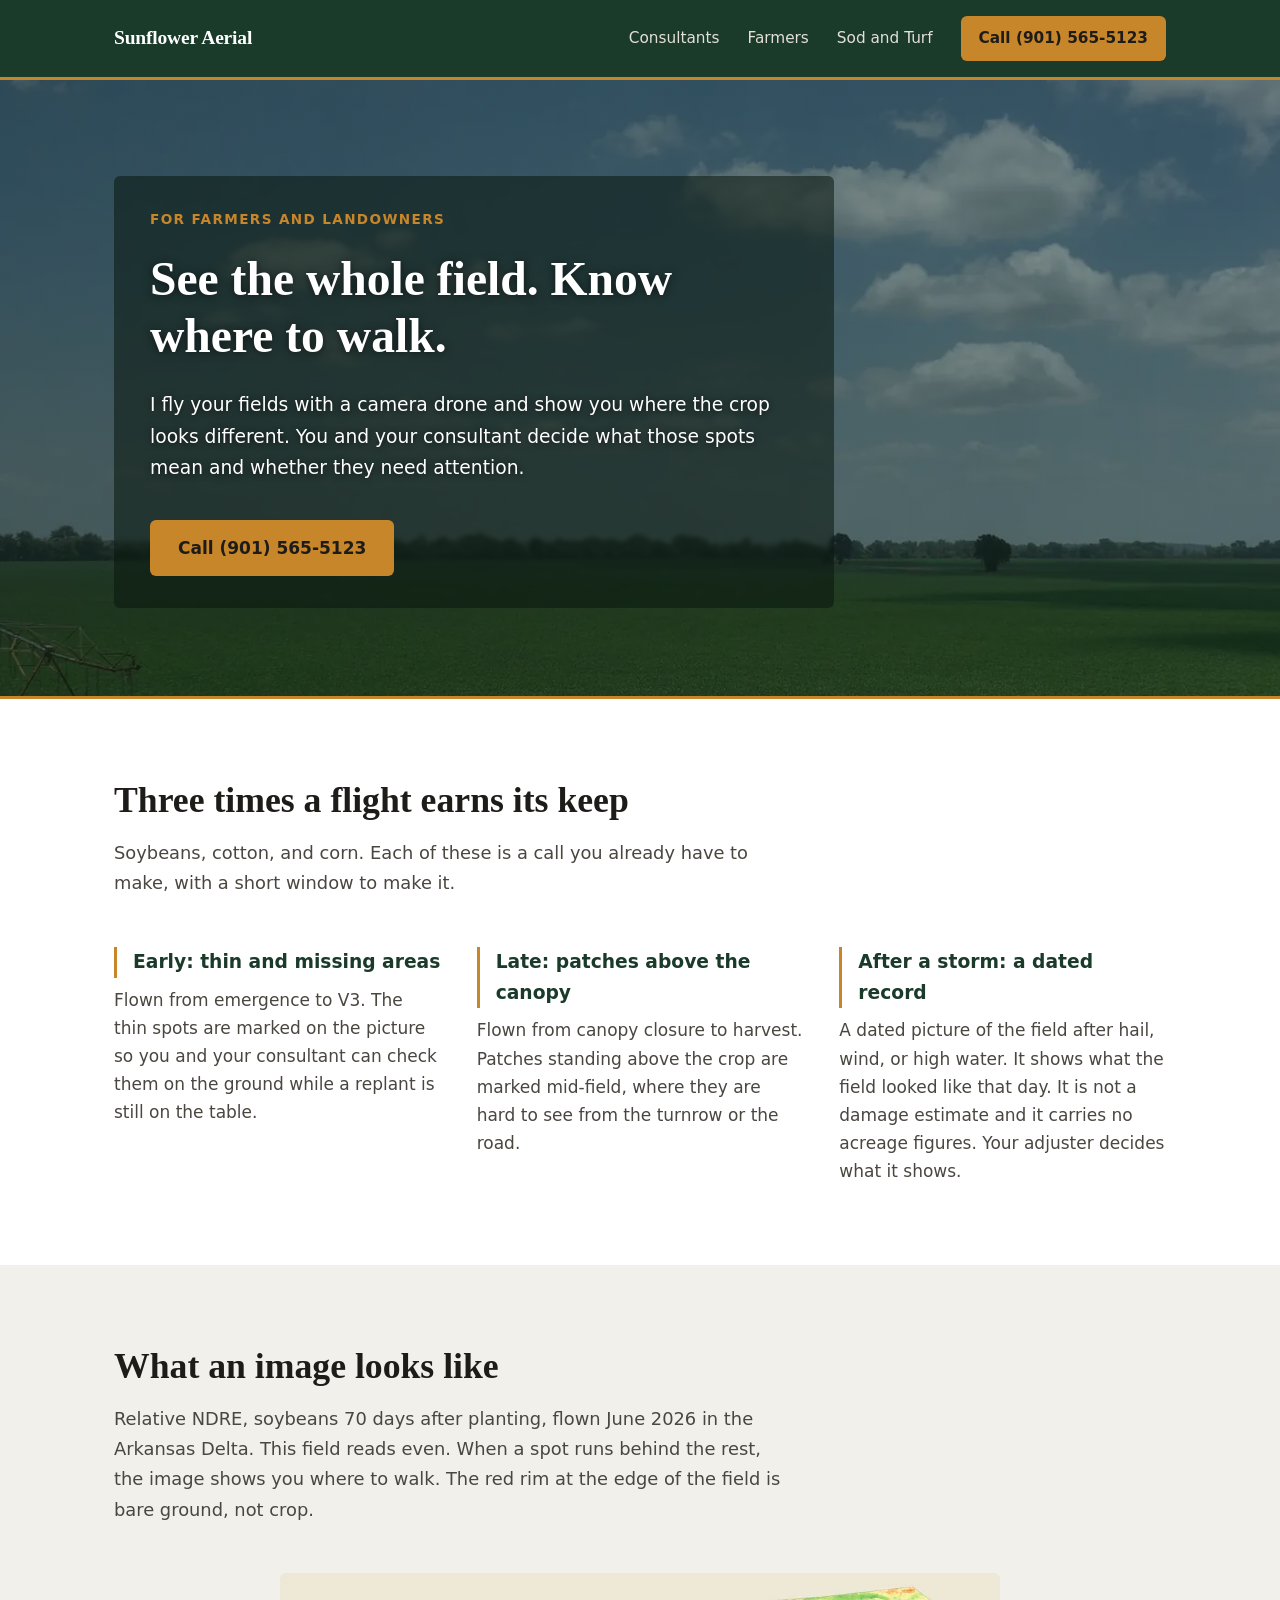
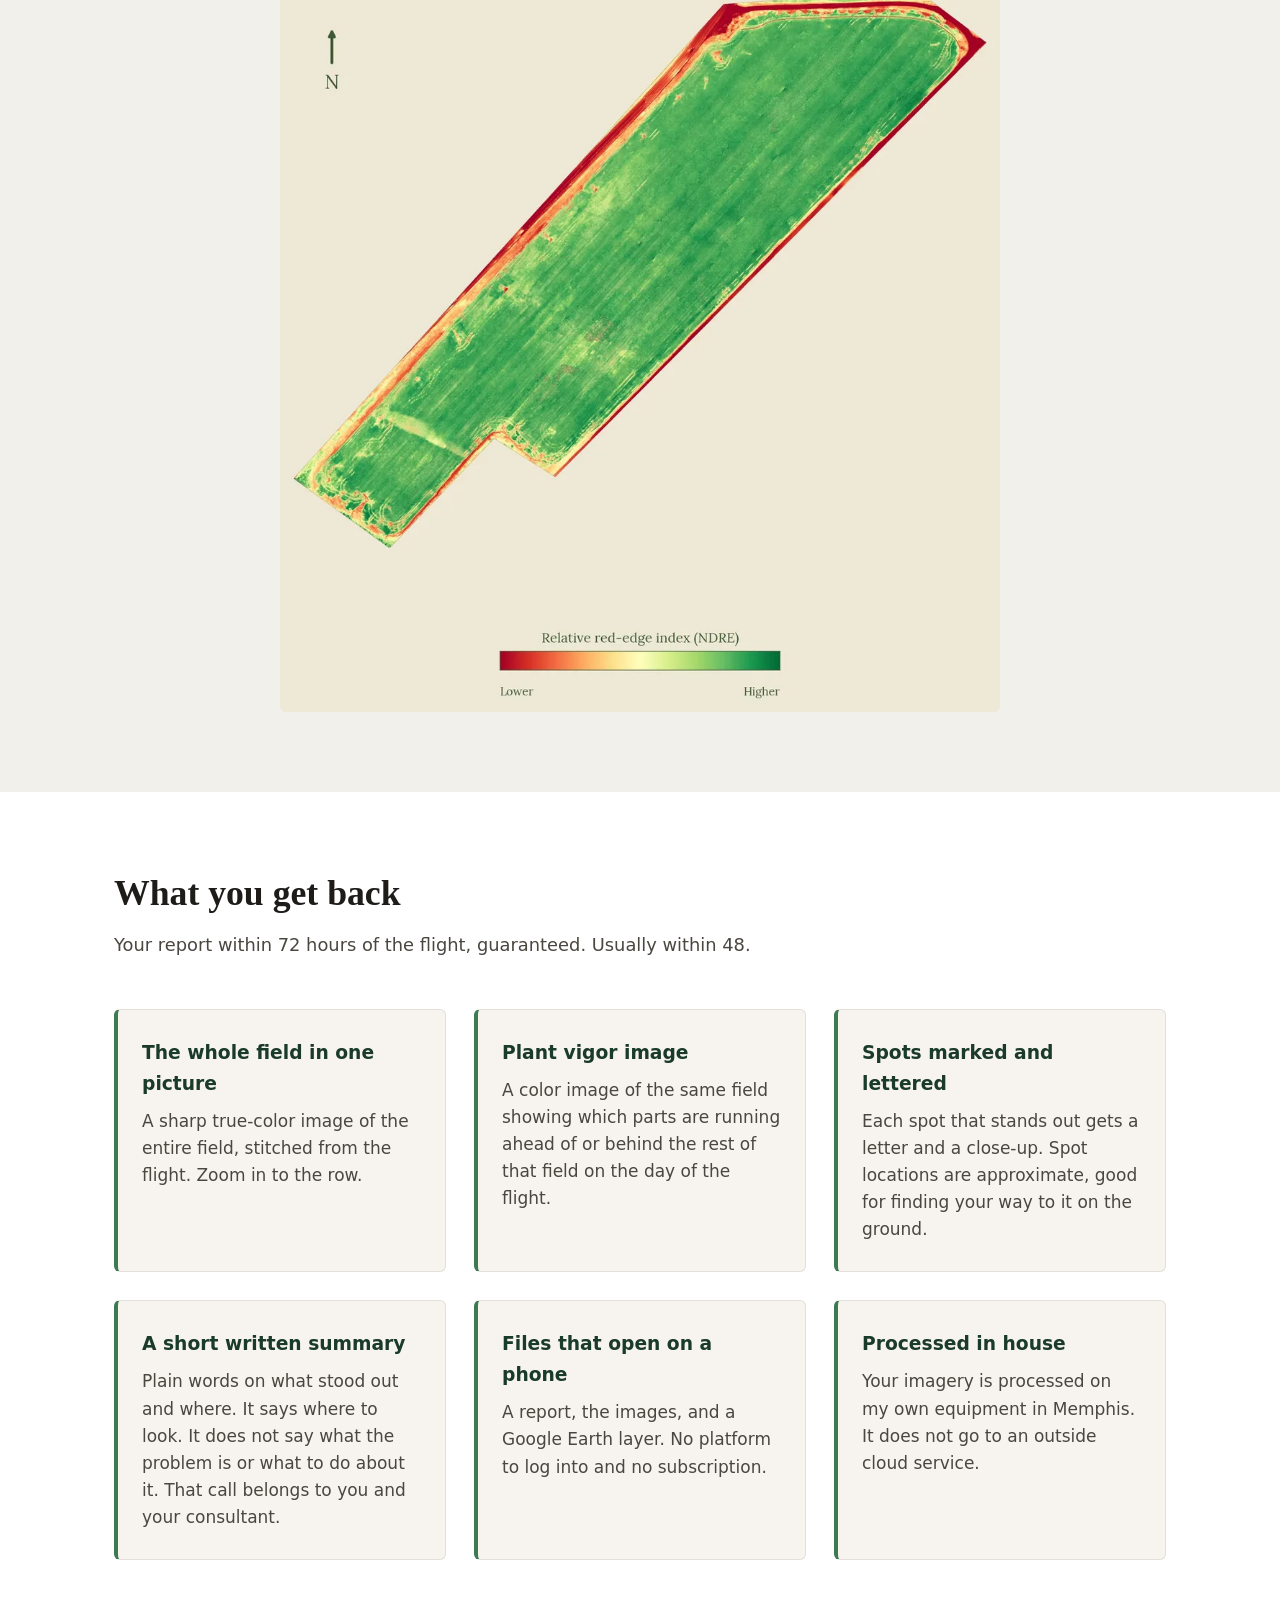
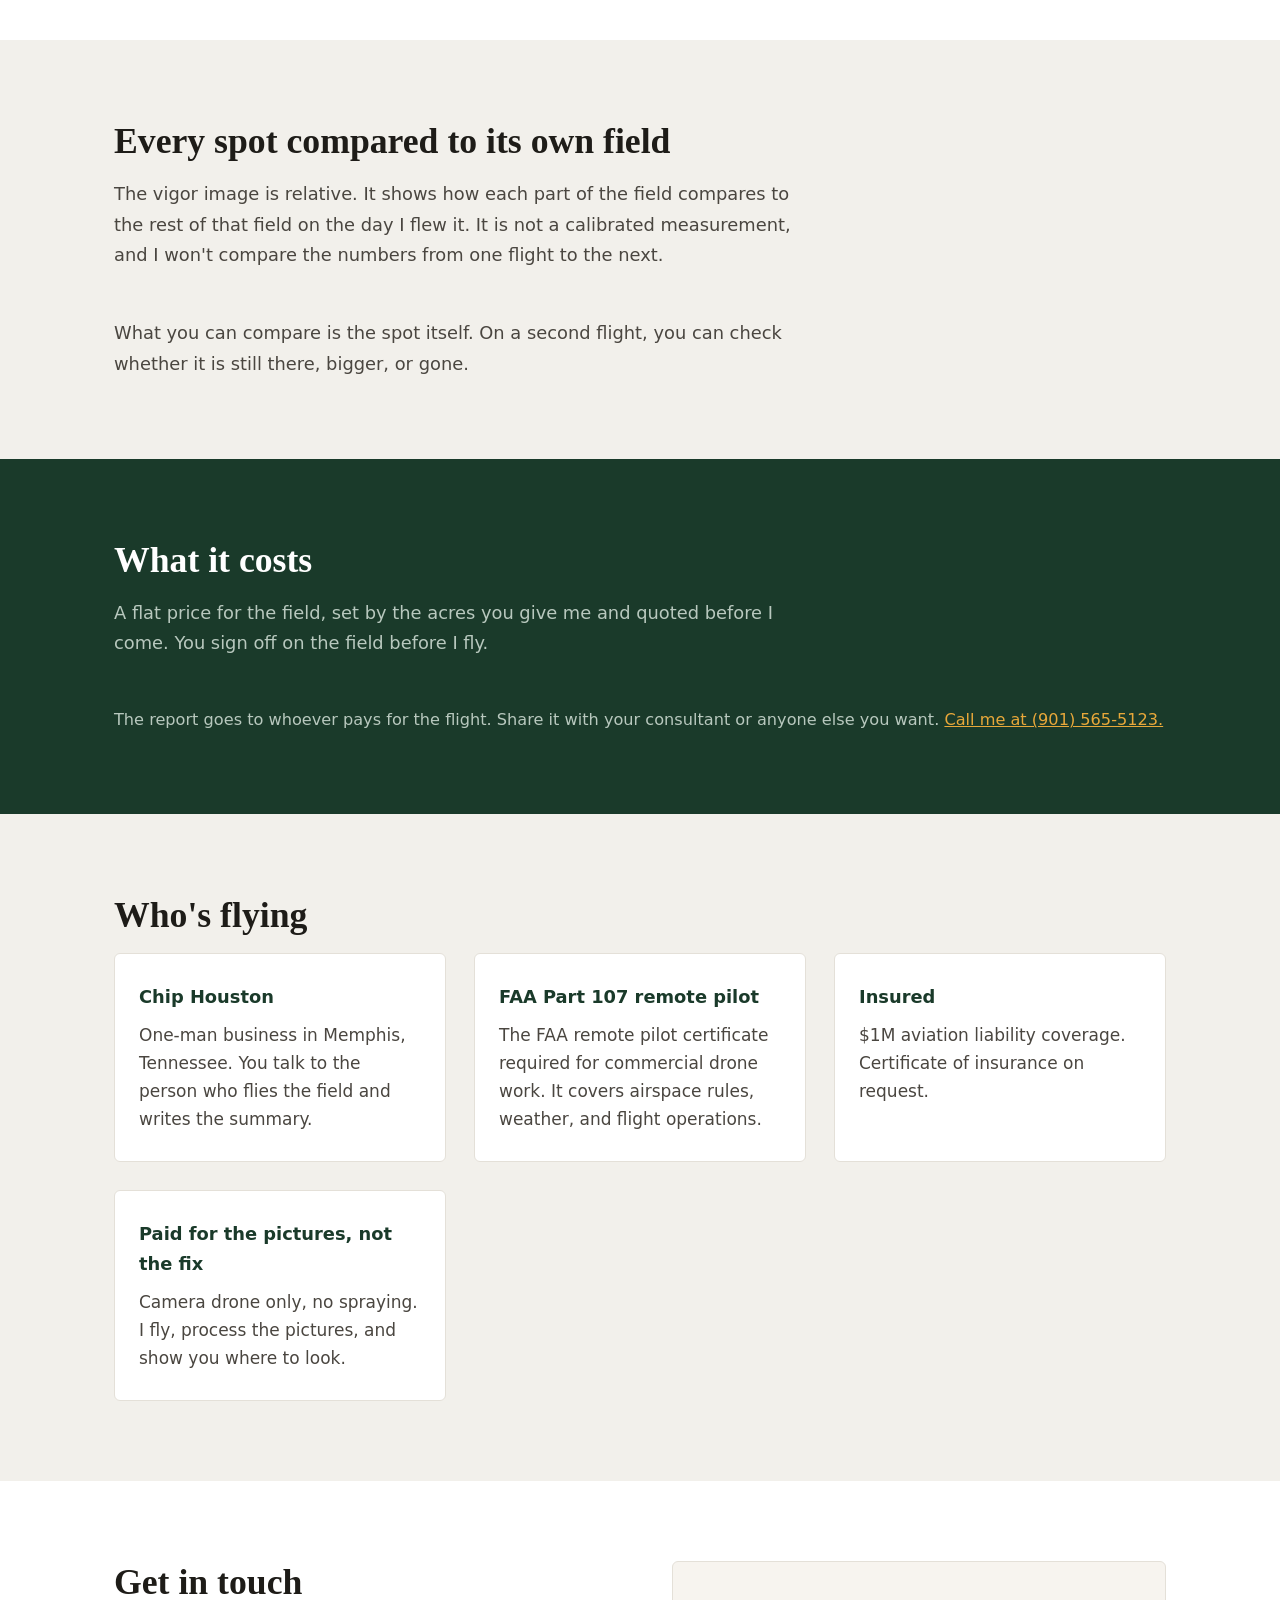
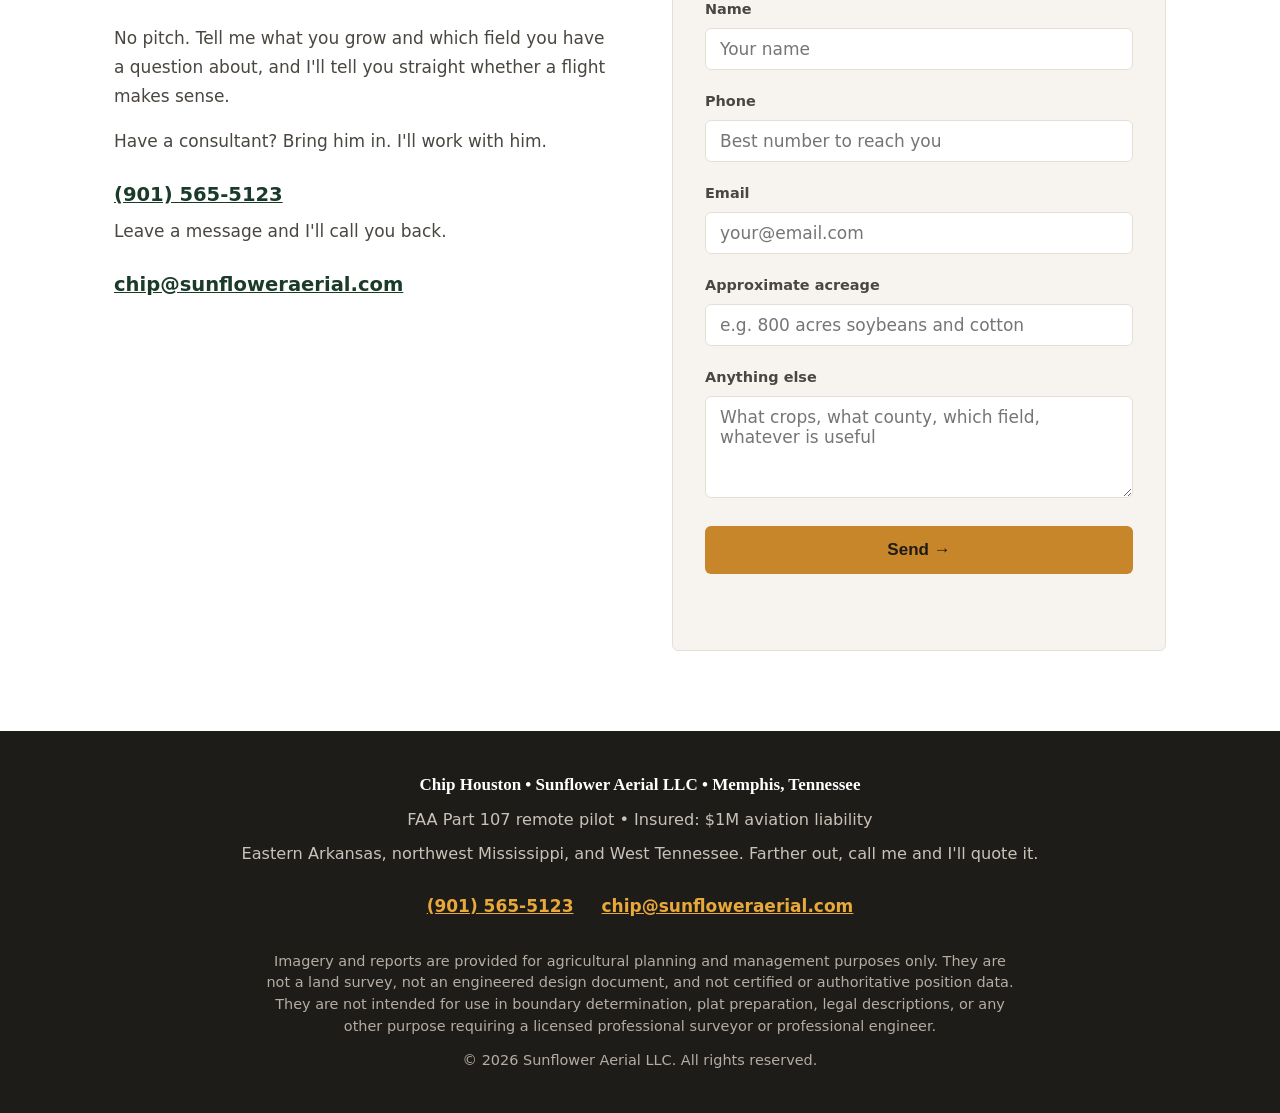
<file: farmers.html>
<!DOCTYPE html>
<html lang="en">
<head>
<meta charset="UTF-8" />
<meta name="viewport" content="width=device-width, initial-scale=1.0" />
<title>For Farmers and Landowners | Sunflower Aerial, Memphis</title>
<meta name="description" content="Drone pictures of your row-crop field with the odd spots marked. You and your consultant decide what they are. Flat price, quoted before I come." />
<link rel="canonical" href="https://sunfloweraerial.com/farmers" />
<meta property="og:type" content="website" />
<meta property="og:site_name" content="Sunflower Aerial" />
<meta property="og:title" content="For Farmers and Landowners | Sunflower Aerial, Memphis" />
<meta property="og:description" content="Drone pictures of your row-crop field with the odd spots marked. You and your consultant decide what they are. Flat price, quoted before I come." />
<meta property="og:url" content="https://sunfloweraerial.com/farmers" />
<meta property="og:image" content="https://sunfloweraerial.com/assets/img/soybean-field-canopy.webp" />
<link rel="stylesheet" href="style.css" />
</head>
<body>
<!-- HEADER -->
<header class="site-header">
<div class="container header-inner">
<a href="/" class="logo">Sunflower Aerial</a>
<nav class="site-nav" aria-label="Main">
<a href="/consultants">Consultants</a>
<a href="/farmers">Farmers</a>
<a href="/turf">Sod and Turf</a>
<a href="tel:+19015655123" class="nav-cta"><span class="cta-word">Call </span>(901) 565-5123</a>
</nav>
</div>
</header>
<!-- ABOVE THE FOLD -->
<section class="above-fold" style="background-image: url('assets/img/soybean-field-canopy.webp'); background-size: cover; background-position: center top;">
<div class="container">
<div class="fold-content">
<p class="eyebrow">For farmers and landowners</p>
<h1>See the whole field. Know where to walk.</h1>
<p class="lead">I fly your fields with a camera drone and show you where the crop looks different. You and your consultant decide what those spots mean and whether they need attention.</p>
<a href="tel:+19015655123" class="btn btn-primary">Call (901) 565-5123</a>
</div>
</div>
</section>
<!-- WHEN IT HELPS -->
<section class="section" id="when">
<div class="container">
<h2>Three times a flight earns its keep</h2>
<p class="section-intro">Soybeans, cotton, and corn. Each of these is a call you already have to make, with a short window to make it.</p>
<div class="why-points">
<div class="why-point">
<h3>Early: thin and missing areas</h3>
<p>Flown from emergence to V3. The thin spots are marked on the picture so you and your consultant can check them on the ground while a replant is still on the table.</p>
</div>
<div class="why-point">
<h3>Late: patches above the canopy</h3>
<p>Flown from canopy closure to harvest. Patches standing above the crop are marked mid-field, where they are hard to see from the turnrow or the road.</p>
</div>
<div class="why-point">
<h3>After a storm: a dated record</h3>
<p>A dated picture of the field after hail, wind, or high water. It shows what the field looked like that day. It is not a damage estimate and it carries no acreage figures. Your adjuster decides what it shows.</p>
</div>
</div>
</div>
</section>
<!-- SEE IT ON A REAL FIELD -->
<section class="section section-muted" id="realfield">
<div class="container">
<h2>What an image looks like</h2>
<p class="section-intro">Relative NDRE, soybeans 70 days after planting, flown June 2026 in the Arkansas Delta. This field reads even. When a spot runs behind the rest, the image shows you where to walk. The red rim at the edge of the field is bare ground, not crop.</p>
<figure class="map-figure map-single">
<img src="assets/img/soybeans-70dap-ndre.webp" alt="Relative NDRE image of a soybean field, reading even across the field" loading="lazy">
</figure>
</div>
</section>
<!-- WHAT YOU GET -->
<section class="section" id="deliverables">
<div class="container">
<h2>What you get back</h2>
<p class="section-intro">Your report within 72 hours of the flight, guaranteed. Usually within 48.</p>
<div class="deliverables-grid">
<div class="deliverable-card">
<h3>The whole field in one picture</h3>
<p>A sharp true-color image of the entire field, stitched from the flight. Zoom in to the row.</p>
</div>
<div class="deliverable-card">
<h3>Plant vigor image</h3>
<p>A color image of the same field showing which parts are running ahead of or behind the rest of that field on the day of the flight.</p>
</div>
<div class="deliverable-card">
<h3>Spots marked and lettered</h3>
<p>Each spot that stands out gets a letter and a close-up. Spot locations are approximate, good for finding your way to it on the ground.</p>
</div>
<div class="deliverable-card">
<h3>A short written summary</h3>
<p>Plain words on what stood out and where. It says where to look. It does not say what the problem is or what to do about it. That call belongs to you and your consultant.</p>
</div>
<div class="deliverable-card">
<h3>Files that open on a phone</h3>
<p>A report, the images, and a Google Earth layer. No platform to log into and no subscription.</p>
</div>
<div class="deliverable-card">
<h3>Processed in house</h3>
<p>Your imagery is processed on my own equipment in Memphis. It does not go to an outside cloud service.</p>
</div>
</div>
</div>
</section>
<!-- RELATIVE IMAGERY -->
<section class="section section-muted" id="relative">
<div class="container">
<h2>Every spot compared to its own field</h2>
<p class="section-intro">The vigor image is relative. It shows how each part of the field compares to the rest of that field on the day I flew it. It is not a calibrated measurement, and I won't compare the numbers from one flight to the next.</p>
<p class="section-intro" style="margin-bottom: 0;">What you can compare is the spot itself. On a second flight, you can check whether it is still there, bigger, or gone.</p>
</div>
</section>
<!-- START WITH ONE JOB -->
<section class="section section-dark" id="onejob">
<div class="container">
<h2>What it costs</h2>
<p class="section-intro">A flat price for the field, set by the acres you give me and quoted before I come. You sign off on the field before I fly.</p>
<p class="pricing-footer">The report goes to whoever pays for the flight. Share it with your consultant or anyone else you want. <a href="tel:+19015655123">Call me at (901) 565-5123.</a></p>
</div>
</section>
<!-- CREDENTIALS -->
<section class="section section-muted" id="credentials">
<div class="container">
<h2>Who's flying</h2>
<div class="creds-grid">
<div class="cred-item">
<h3>Chip Houston</h3>
<p>One-man business in Memphis, Tennessee. You talk to the person who flies the field and writes the summary.</p>
</div>
<div class="cred-item">
<h3>FAA Part 107 remote pilot</h3>
<p>The FAA remote pilot certificate required for commercial drone work. It covers airspace rules, weather, and flight operations.</p>
</div>
<div class="cred-item">
<h3>Insured</h3>
<p>$1M aviation liability coverage. Certificate of insurance on request.</p>
</div>
<div class="cred-item">
<h3>Paid for the pictures, not the fix</h3>
<p>Camera drone only, no spraying. I fly, process the pictures, and show you where to look.</p>
</div>
</div>
</div>
</section>
<!-- CONTACT -->
<section class="section" id="contact">
<div class="container contact-container">
<div class="contact-copy">
<h2>Get in touch</h2>
<p>No pitch. Tell me what you grow and which field you have a question about, and I'll tell you straight whether a flight makes sense.</p>
<p>Have a consultant? Bring him in. I'll work with him.</p>
<p><a href="tel:+19015655123" class="contact-link">(901) 565-5123</a><br>Leave a message and I'll call you back.</p>
<p><a href="mailto:chip@sunfloweraerial.com" class="contact-link">chip@sunfloweraerial.com</a></p>
</div>
<form class="contact-form" id="contactForm" action="https://api.web3forms.com/submit" method="POST"> <input type="hidden" name="access_key" value="5b635bd3-030b-41f8-a975-6eeb1b68b649"> <input type="hidden" name="subject" value="New FARMER lead from sunfloweraerial.com"> <input type="hidden" name="from_name" value="Sunflower Aerial Website"> <input type="hidden" name="lead_type" value="Farmer"> <input type="checkbox" name="botcheck" style="display: none;" tabindex="-1" autocomplete="off">
<div class="form-group">
<label for="name">Name</label>
<input type="text" id="name" name="name" placeholder="Your name" required="">
</div>
<div class="form-group">
<label for="phone">Phone</label>
<input type="tel" id="phone" name="phone" placeholder="Best number to reach you">
</div>
<div class="form-group">
<label for="email">Email</label>
<input type="email" id="email" name="email" placeholder="your@email.com" required="">
</div>
<div class="form-group">
<label for="acres">Approximate acreage</label>
<input type="text" id="acres" name="acres" placeholder="e.g. 800 acres soybeans and cotton">
</div>
<div class="form-group">
<label for="message">Anything else</label>
<textarea id="message" name="message" rows="4" placeholder="What crops, what county, which field, whatever is useful"></textarea>
</div>
<button type="submit" class="btn btn-primary btn-full">Send &rarr;</button>
<div id="form-status" class="form-status"></div>
</form>
</div>
</section>
<!-- FOOTER -->
<footer class="site-footer">
<div class="container footer-inner">
<div class="footer-brand">Chip Houston &bull; Sunflower Aerial LLC &bull; Memphis, Tennessee</div>
<div class="footer-meta">FAA Part 107 remote pilot &bull; Insured: $1M aviation liability</div>
<div class="footer-meta">Eastern Arkansas, northwest Mississippi, and West Tennessee. Farther out, call me and I'll quote it.</div>
<div class="footer-contact"><a href="tel:+19015655123">(901) 565-5123</a><a href="mailto:chip@sunfloweraerial.com">chip@sunfloweraerial.com</a></div>
<div class="footer-copy footer-notice">Imagery and reports are provided for agricultural planning and management purposes only. They are not a land survey, not an engineered design document, and not certified or authoritative position data. They are not intended for use in boundary determination, plat preparation, legal descriptions, or any other purpose requiring a licensed professional surveyor or professional engineer.</div>
<div class="footer-copy">&copy; 2026 Sunflower Aerial LLC. All rights reserved.</div>
</div>
</footer>
<script src="main.js"></script>
</body>
</html>
</file>
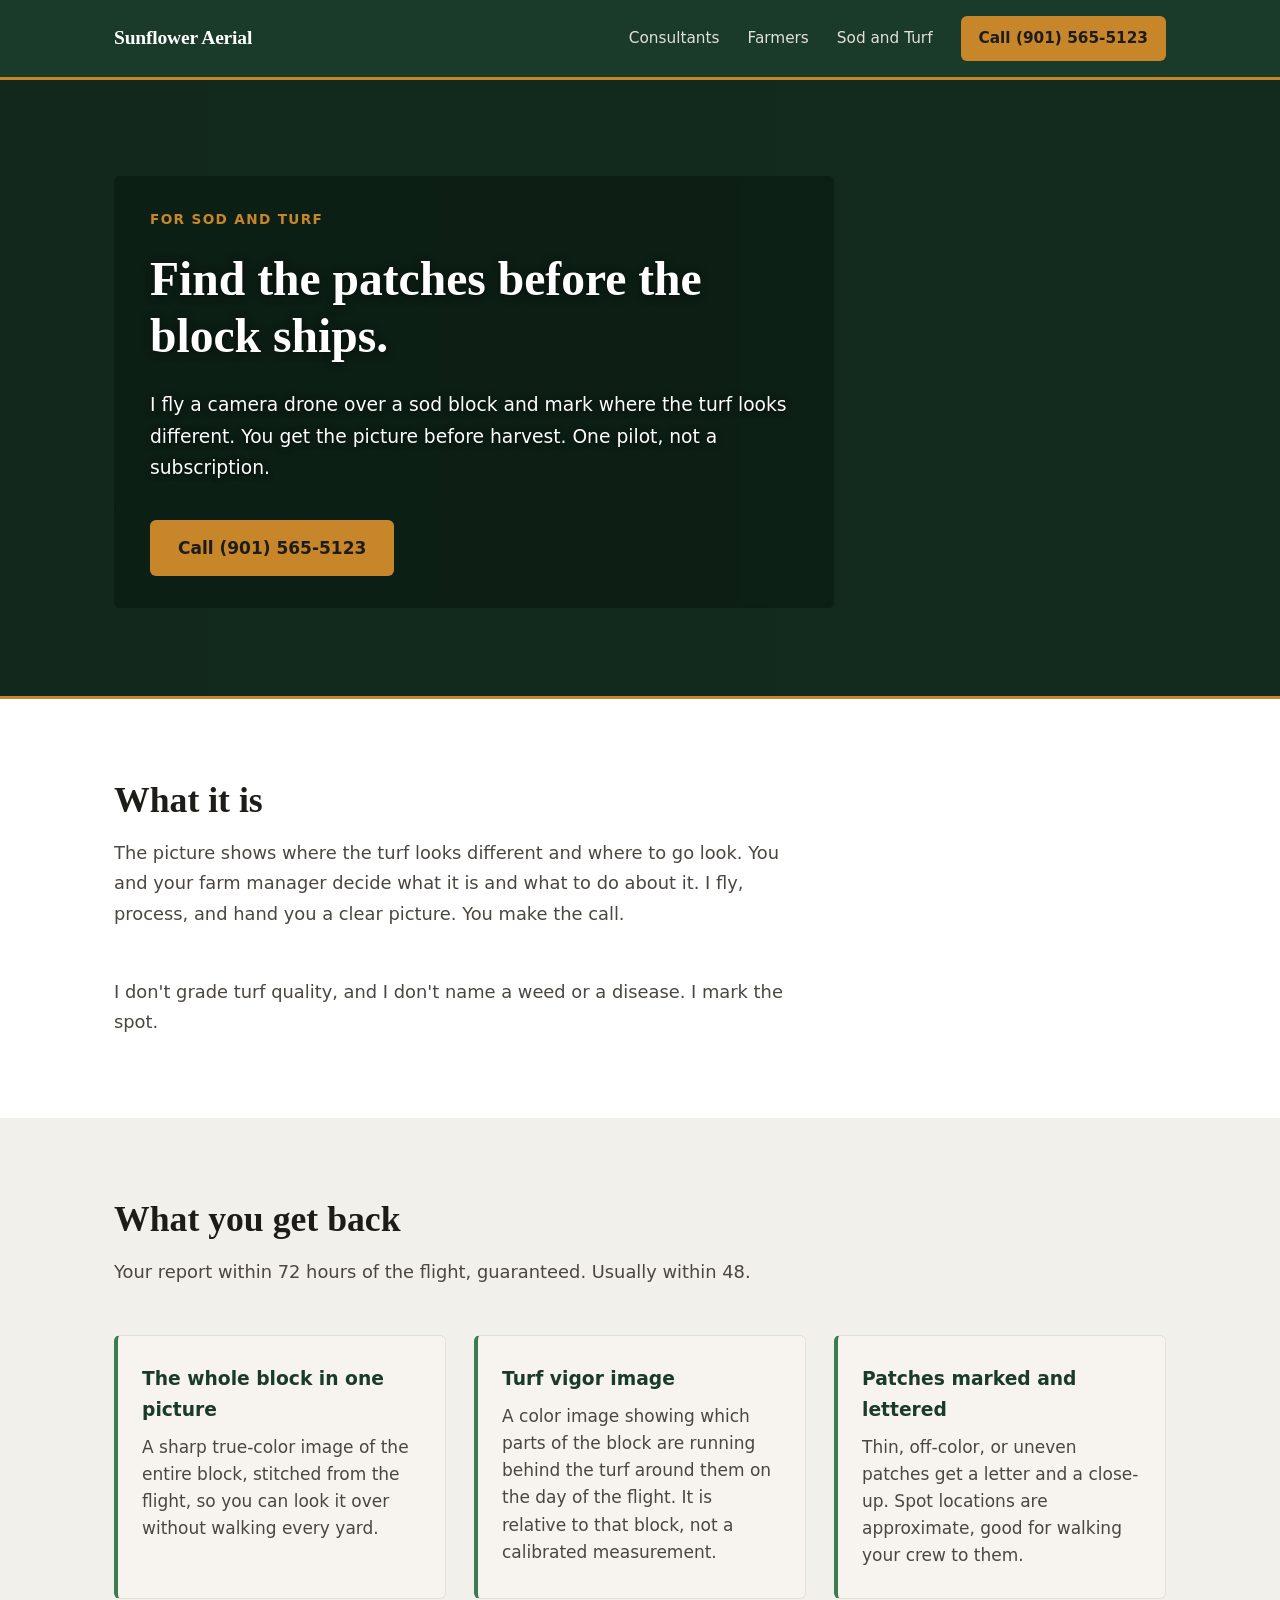
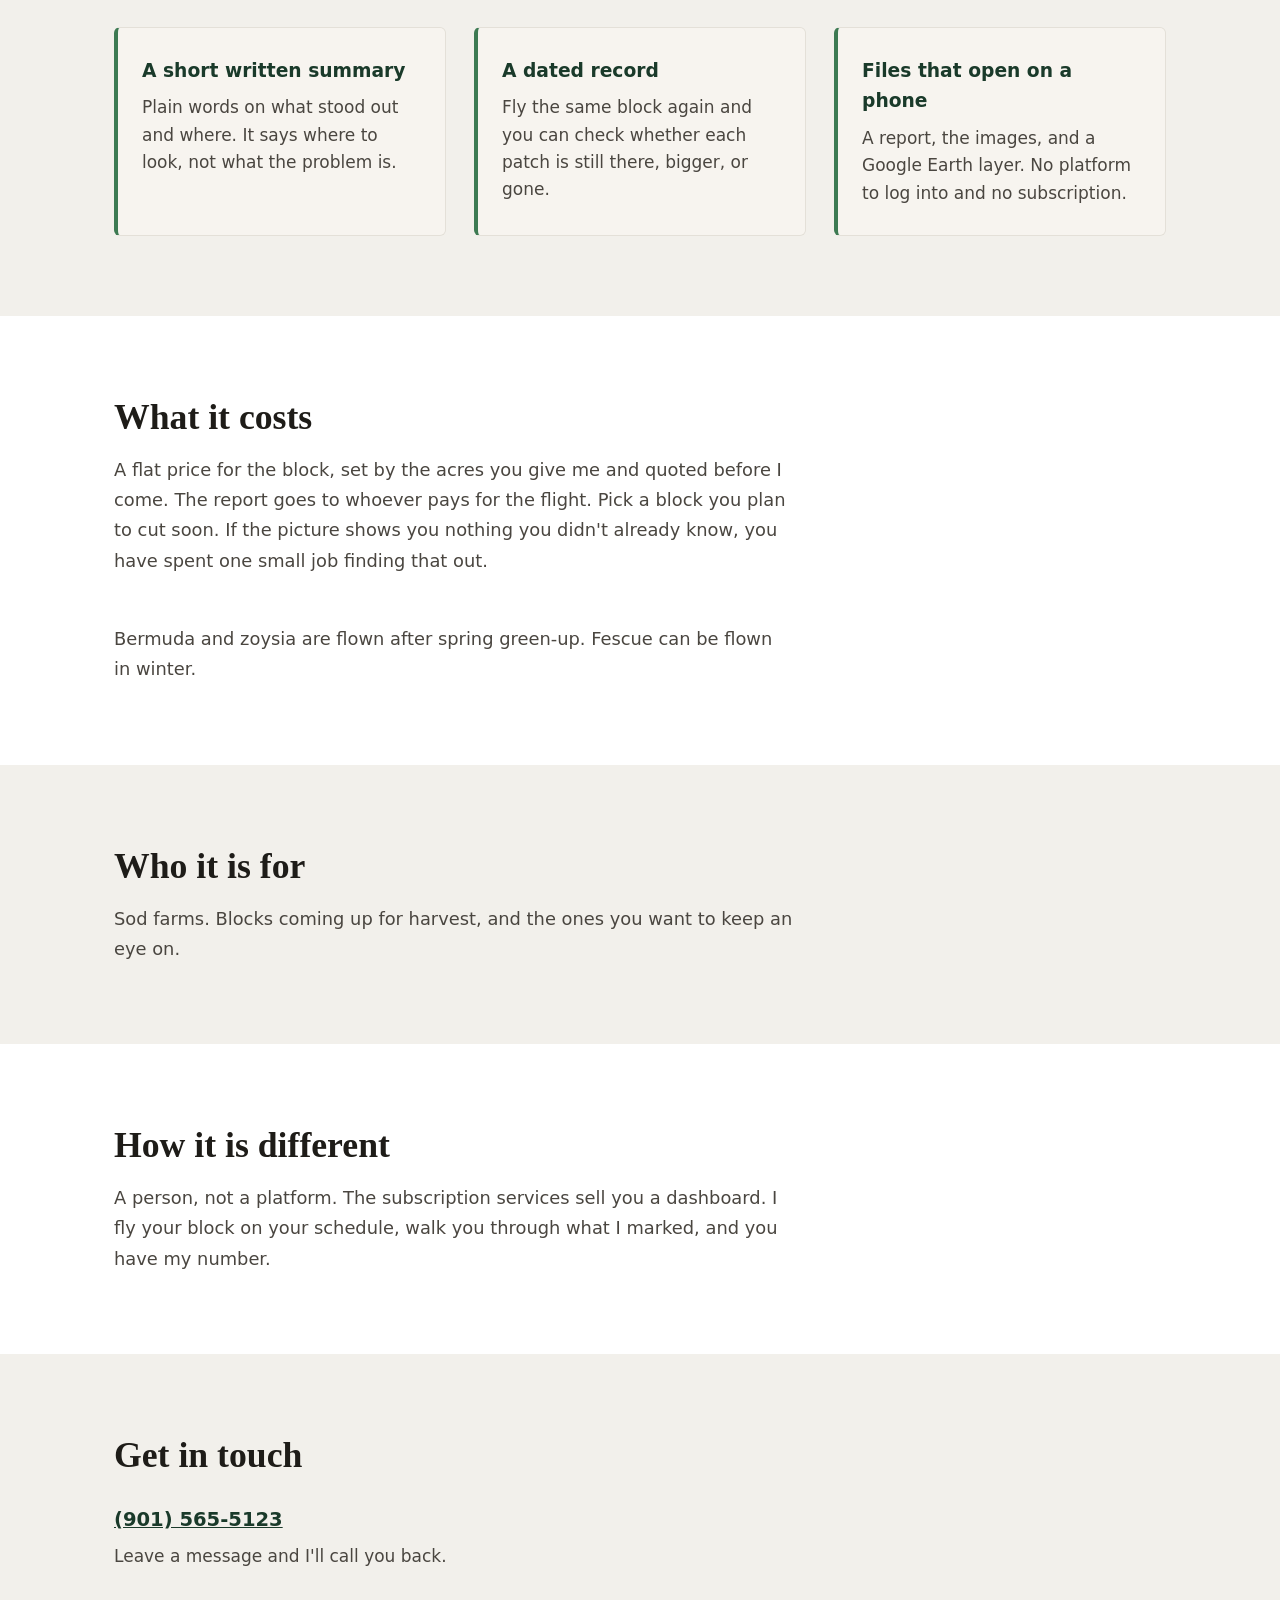
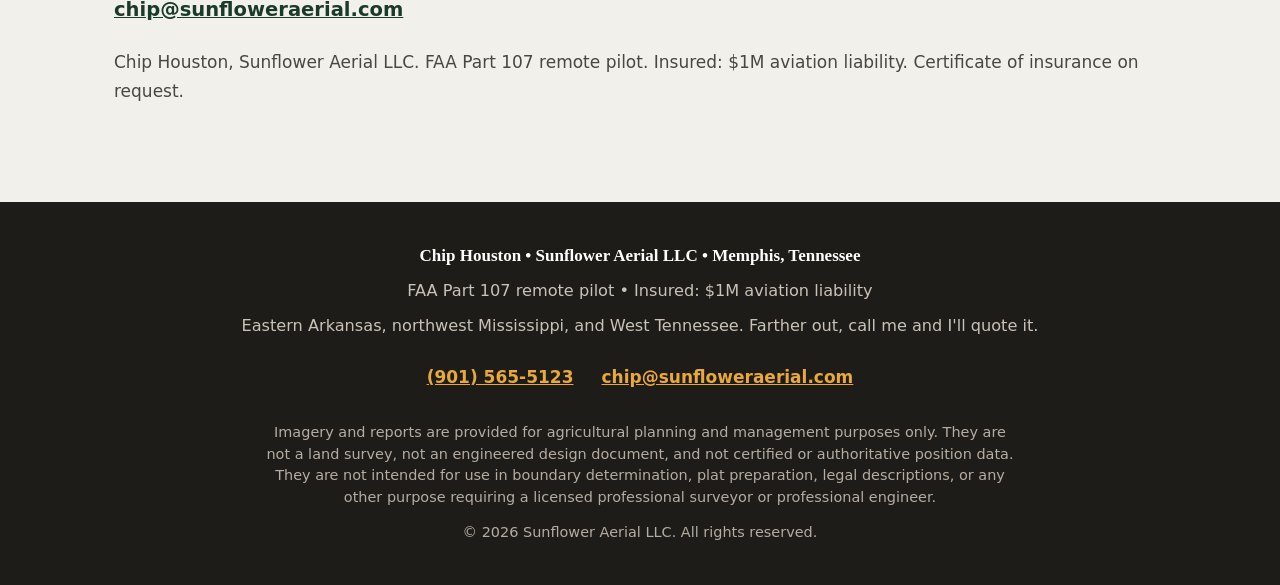
<file: turf.html>
<!DOCTYPE html>
<html lang="en">
<head>
<meta charset="UTF-8" />
<meta name="viewport" content="width=device-width, initial-scale=1.0" />
<title>Sod and Turf | Sunflower Aerial, Memphis</title>
<meta name="description" content="Drone pictures of a sod block with the off spots marked. Your manager decides what they are. Flat price, quoted before I come." />
<link rel="canonical" href="https://sunfloweraerial.com/turf" />
<meta property="og:type" content="website" />
<meta property="og:site_name" content="Sunflower Aerial" />
<meta property="og:title" content="Sod and Turf | Sunflower Aerial, Memphis" />
<meta property="og:description" content="Drone pictures of a sod block with the off spots marked. Your manager decides what they are. Flat price, quoted before I come." />
<meta property="og:url" content="https://sunfloweraerial.com/turf" />
<meta property="og:image" content="https://sunfloweraerial.com/assets/img/soybean-field-canopy.webp" />
<link rel="stylesheet" href="style.css" />
</head>
<body>
<!-- HEADER -->
<header class="site-header">
<div class="container header-inner">
<a href="/" class="logo">Sunflower Aerial</a>
<nav class="site-nav" aria-label="Main">
<a href="/consultants">Consultants</a>
<a href="/farmers">Farmers</a>
<a href="/turf">Sod and Turf</a>
<a href="tel:+19015655123" class="nav-cta"><span class="cta-word">Call </span>(901) 565-5123</a>
</nav>
</div>
</header>

<!-- ABOVE THE FOLD -->
<section class="above-fold" style="background-color: var(--green-dark);">
<div class="container">
<div class="fold-content">
<p class="eyebrow">For sod and turf</p>
<h1>Find the patches before the block ships.</h1>
<p class="lead">I fly a camera drone over a sod block and mark where the turf looks different. You get the picture before harvest. One pilot, not a subscription.</p>
<a href="tel:+19015655123" class="btn btn-primary">Call (901) 565-5123</a>
</div>
</div>
</section>

<!-- WHAT IT IS -->
<section class="section" id="what">
<div class="container">
<h2>What it is</h2>
<p class="section-intro">The picture shows where the turf looks different and where to go look. You and your farm manager decide what it is and what to do about it. I fly, process, and hand you a clear picture. You make the call.</p>
<p class="section-intro" style="margin-bottom: 0;">I don't grade turf quality, and I don't name a weed or a disease. I mark the spot.</p>
</div>
</section>

<!-- WHAT YOU GET -->
<section class="section section-muted" id="deliverables">
<div class="container">
<h2>What you get back</h2>
<p class="section-intro">Your report within 72 hours of the flight, guaranteed. Usually within 48.</p>
<div class="deliverables-grid">
<div class="deliverable-card">
<h3>The whole block in one picture</h3>
<p>A sharp true-color image of the entire block, stitched from the flight, so you can look it over without walking every yard.</p>
</div>
<div class="deliverable-card">
<h3>Turf vigor image</h3>
<p>A color image showing which parts of the block are running behind the turf around them on the day of the flight. It is relative to that block, not a calibrated measurement.</p>
</div>
<div class="deliverable-card">
<h3>Patches marked and lettered</h3>
<p>Thin, off-color, or uneven patches get a letter and a close-up. Spot locations are approximate, good for walking your crew to them.</p>
</div>
<div class="deliverable-card">
<h3>A short written summary</h3>
<p>Plain words on what stood out and where. It says where to look, not what the problem is.</p>
</div>
<div class="deliverable-card">
<h3>A dated record</h3>
<p>Fly the same block again and you can check whether each patch is still there, bigger, or gone.</p>
</div>
<div class="deliverable-card">
<h3>Files that open on a phone</h3>
<p>A report, the images, and a Google Earth layer. No platform to log into and no subscription.</p>
</div>
</div>
</div>
</section>

<!-- WHAT IT COSTS -->
<section class="section" id="start">
<div class="container">
<h2>What it costs</h2>
<p class="section-intro">A flat price for the block, set by the acres you give me and quoted before I come. The report goes to whoever pays for the flight. Pick a block you plan to cut soon. If the picture shows you nothing you didn't already know, you have spent one small job finding that out.</p>
<p class="section-intro" style="margin-bottom: 0;">Bermuda and zoysia are flown after spring green-up. Fescue can be flown in winter.</p>
</div>
</section>

<!-- WHO IT IS FOR -->
<section class="section section-muted" id="who">
<div class="container">
<h2>Who it is for</h2>
<p class="section-intro" style="margin-bottom: 0;">Sod farms. Blocks coming up for harvest, and the ones you want to keep an eye on.</p>
</div>
</section>

<!-- HOW IT IS DIFFERENT -->
<section class="section" id="different">
<div class="container">
<h2>How it is different</h2>
<p class="section-intro" style="margin-bottom: 0;">A person, not a platform. The subscription services sell you a dashboard. I fly your block on your schedule, walk you through what I marked, and you have my number.</p>
</div>
</section>

<!-- CONTACT -->
<section class="section section-muted" id="contact">
<div class="container contact-copy">
<h2>Get in touch</h2>
<p><a href="tel:+19015655123" class="contact-link">(901) 565-5123</a><br>Leave a message and I'll call you back.</p>
<p><a href="mailto:chip@sunfloweraerial.com" class="contact-link">chip@sunfloweraerial.com</a></p>
<p>Chip Houston, Sunflower Aerial LLC. FAA Part 107 remote pilot. Insured: $1M aviation liability. Certificate of insurance on request.</p>
</div>
</section>

<!-- FOOTER -->
<footer class="site-footer">
<div class="container footer-inner">
<div class="footer-brand">Chip Houston &bull; Sunflower Aerial LLC &bull; Memphis, Tennessee</div>
<div class="footer-meta">FAA Part 107 remote pilot &bull; Insured: $1M aviation liability</div>
<div class="footer-meta">Eastern Arkansas, northwest Mississippi, and West Tennessee. Farther out, call me and I'll quote it.</div>
<div class="footer-contact"><a href="tel:+19015655123">(901) 565-5123</a><a href="mailto:chip@sunfloweraerial.com">chip@sunfloweraerial.com</a></div>
<div class="footer-copy footer-notice">Imagery and reports are provided for agricultural planning and management purposes only. They are not a land survey, not an engineered design document, and not certified or authoritative position data. They are not intended for use in boundary determination, plat preparation, legal descriptions, or any other purpose requiring a licensed professional surveyor or professional engineer.</div>
<div class="footer-copy">&copy; 2026 Sunflower Aerial LLC. All rights reserved.</div>
</div>
</footer>
<script src="main.js"></script>
</body>
</html>
</file>
<file: style.css>
/* =============================================
   SUNFLOWER AERIAL: style.css
   ============================================= */

/* --- RESET & BASE --- */
*, *::before, *::after { box-sizing: border-box; margin: 0; padding: 0; }

:root {
  --green-dark:   #1a3a2a;
  --green-mid:    #2d5a3d;
  --green-accent: #3d7a52;
  --amber:        #c8862a;
  --amber-light:  #e8a83a;
  --soil:         #5c3d1e;
  --cream:        #f7f4ef;
  --white:        #ffffff;
  --gray-100:     #f2f0eb;
  --gray-200:     #e4e0d8;
  --gray-500:     #8a8278;
  --gray-700:     #4a4640;
  --gray-900:     #1e1c18;
  --font-sans:    system-ui, -apple-system, 'Segoe UI', Roboto, 'Helvetica Neue', Arial, sans-serif;
  --font-serif:   Georgia, 'Times New Roman', serif;
  --max-w:        1100px;
  --radius:       6px;
}

html { scroll-behavior: smooth; font-size: 17px; }

body {
  font-family: var(--font-sans);
  font-size: 1rem;
  line-height: 1.65;
  color: var(--gray-900);
  background: var(--white);
}

/* --- UTILITY --- */
.container {
  max-width: var(--max-w);
  margin: 0 auto;
  padding: 0 24px;
}

/* --- HEADER / NAV --- */
.site-header {
  position: sticky;
  top: 0;
  z-index: 100;
  background: var(--green-dark);
  border-bottom: 3px solid var(--amber);
}

.header-inner {
  display: flex;
  align-items: center;
  justify-content: space-between;
  padding-top: 16px;
  padding-bottom: 16px;
}

.logo {
  font-family: var(--font-serif);
  font-size: 1.15rem;
  font-weight: 700;
  color: var(--white);
  letter-spacing: -0.01em;
  text-decoration: none;
  white-space: nowrap;
}

.site-nav {
  display: flex;
  align-items: center;
  gap: 28px;
}

.site-nav a {
  color: var(--gray-200);
  text-decoration: none;
  font-size: 0.9rem;
  font-weight: 500;
  transition: color 0.15s;
}

.site-nav a:hover { color: var(--white); }

.nav-cta {
  background: var(--amber);
  color: var(--gray-900) !important;
  padding: 10px 18px;
  white-space: nowrap;
  border-radius: var(--radius);
  font-weight: 600 !important;
  transition: background 0.15s !important;
}

.nav-cta:hover { background: var(--amber-light) !important; }

/* --- ABOVE THE FOLD --- */
.above-fold {
  position: relative;
  background-color: var(--green-dark);
  background-size: cover;
  background-position: center top;
  padding: 96px 0 88px;
  border-bottom: 3px solid var(--amber);
}

.above-fold::before {
  content: '';
  position: absolute;
  inset: 0;
  background: linear-gradient(to right, rgba(10,25,16,0.55) 0%, rgba(10,25,16,0.45) 100%);
  z-index: 0;
}

.above-fold .container {
  position: relative;
  z-index: 1;
}

.fold-content {
  max-width: 720px;
  background: rgba(10,25,16,0.55);
  padding: 32px 36px;
  border-radius: 6px;
  backdrop-filter: blur(2px);
}

.eyebrow {
  font-size: 0.8rem;
  font-weight: 600;
  text-transform: uppercase;
  letter-spacing: 0.1em;
  color: var(--amber);
  margin-bottom: 20px;
}

.above-fold h1 {
  font-family: var(--font-serif);
  font-size: clamp(2rem, 4vw, 2.8rem);
  line-height: 1.2;
  color: var(--white);
  margin-bottom: 24px;
  text-shadow: 0 1px 8px rgba(0,0,0,0.6);
}

.lead {
  font-size: 1.1rem;
  color: #ffffff;
  margin-bottom: 36px;
  line-height: 1.7;
  text-shadow: 0 1px 6px rgba(0,0,0,0.7);
}

/* --- BUTTONS --- */
.btn {
  display: inline-block;
  padding: 14px 28px;
  border-radius: var(--radius);
  font-weight: 600;
  font-size: 1rem;
  text-decoration: none;
  cursor: pointer;
  border: none;
  transition: background 0.15s, transform 0.1s;
}

.btn-primary {
  background: var(--amber);
  color: var(--gray-900);
}

.btn-primary:hover {
  background: var(--amber-light);
  transform: translateY(-1px);
}

.btn-full { width: 100%; text-align: center; display: block; }

/* --- SECTIONS --- */
.section {
  padding: 80px 0;
}

.section-dark {
  background: var(--green-dark);
  color: var(--white);
}

.section-muted {
  background: var(--gray-100);
}

h2 {
  font-family: var(--font-serif);
  font-size: clamp(1.6rem, 3vw, 2.1rem);
  line-height: 1.2;
  color: var(--gray-900);
  margin-bottom: 16px;
}

.section-dark h2 { color: var(--white); }

.section-intro {
  font-size: 1.05rem;
  color: var(--gray-700);
  max-width: 680px;
  margin-bottom: 48px;
  line-height: 1.7;
}

.section-dark .section-intro { color: #b8c8be; }

/* --- DELIVERABLES GRID --- */
.deliverables-grid {
  display: grid;
  grid-template-columns: repeat(auto-fill, minmax(300px, 1fr));
  gap: 28px;
}

.deliverable-card {
  background: var(--cream);
  border: 1px solid var(--gray-200);
  border-radius: var(--radius);
  padding: 28px 24px;
  border-left: 4px solid var(--green-accent);
}

.deliverable-icon {
  font-size: 1.4rem;
  color: var(--green-accent);
  margin-bottom: 12px;
}

.deliverable-card h3 {
  font-size: 1.1rem;
  font-weight: 700;
  color: var(--green-dark);
  margin-bottom: 8px;
}

.deliverable-card p {
  font-size: 1rem;
  color: var(--gray-700);
  line-height: 1.6;
}

/* --- PRICING --- */
.pricing-grid {
  display: grid;
  grid-template-columns: repeat(auto-fill, minmax(260px, 1fr));
  gap: 24px;
  margin-bottom: 36px;
}

.pricing-card {
  background: rgba(255,255,255,0.07);
  border: 1px solid rgba(255,255,255,0.15);
  border-radius: var(--radius);
  padding: 36px 28px;
  text-align: center;
}

.pricing-card--featured {
  border-color: var(--amber);
  background: rgba(200,134,42,0.1);
}

.pricing-tier {
  font-size: 0.75rem;
  font-weight: 700;
  text-transform: uppercase;
  letter-spacing: 0.1em;
  color: var(--amber);
  margin-bottom: 8px;
}

.pricing-acreage {
  font-size: 1rem;
  font-weight: 600;
  color: var(--white);
  margin-bottom: 4px;
}

.pricing-flights {
  font-size: 0.85rem;
  color: #a0b0a8;
  margin-bottom: 20px;
}

.pricing-price {
  font-family: var(--font-serif);
  font-size: 2.2rem;
  font-weight: 700;
  color: var(--white);
  margin-bottom: 4px;
}

.pricing-note {
  font-size: 0.8rem;
  color: #a0b0a8;
}

.pricing-footer {
  font-size: 0.95rem;
  color: #b8c8be;
  line-height: 1.7;
}

.pricing-footer a {
  color: var(--amber-light);
}

/* --- CROP TABLE --- */
.crop-table-wrap {
  overflow-x: auto;
  margin-bottom: 56px;
  border-radius: var(--radius);
  border: 1px solid var(--gray-200);
}

.crop-table {
  width: 100%;
  border-collapse: collapse;
  font-size: 0.9rem;
}

.crop-table thead {
  background: var(--green-dark);
  color: var(--white);
}

.crop-table th {
  text-align: left;
  padding: 14px 18px;
  font-weight: 600;
  font-size: 0.82rem;
  text-transform: uppercase;
  letter-spacing: 0.05em;
}

.crop-table td {
  padding: 13px 18px;
  border-bottom: 1px solid var(--gray-200);
  color: var(--gray-700);
}

.crop-table tbody tr:last-child td { border-bottom: none; }

.crop-table tbody tr:nth-child(odd) { background: var(--cream); }

.crop-table td:first-child {
  font-weight: 600;
  color: var(--green-dark);
}

/* --- WHY POINTS --- */
.why-points {
  display: grid;
  grid-template-columns: repeat(auto-fill, minmax(300px, 1fr));
  gap: 36px;
}

.why-point h3 {
  font-size: 1.1rem;
  font-weight: 700;
  color: var(--green-dark);
  margin-bottom: 8px;
  padding-left: 16px;
  border-left: 3px solid var(--amber);
}

.why-point p {
  font-size: 1rem;
  color: var(--gray-700);
  line-height: 1.65;
}

/* --- CREDENTIALS --- */
.creds-grid {
  display: grid;
  grid-template-columns: repeat(auto-fill, minmax(280px, 1fr));
  gap: 28px;
}

.cred-item {
  background: var(--white);
  border: 1px solid var(--gray-200);
  border-radius: var(--radius);
  padding: 28px 24px;
}

.cred-item h3 {
  font-size: 1.05rem;
  font-weight: 700;
  color: var(--green-dark);
  margin-bottom: 10px;
}

.cred-item p {
  font-size: 1rem;
  color: var(--gray-700);
  line-height: 1.65;
}

/* --- ANSWERS (consultants) --- */
.answers {
  display: grid;
  grid-template-columns: repeat(auto-fill, minmax(300px, 1fr));
  gap: 20px;
  margin-top: 32px;
}
.answer {
  background: var(--cream);
  border: 1px solid var(--gray-200);
  border-top: 4px solid var(--amber);
  border-radius: var(--radius);
  padding: 22px 24px 24px;
}
.answer dt {
  font-family: var(--font-serif);
  font-size: 1.2rem;
  font-weight: 700;
  line-height: 1.3;
  color: var(--green-dark);
  margin-bottom: 10px;
}
.answer dd {
  margin: 0;
  font-size: 1rem;
  line-height: 1.6;
  color: var(--gray-700);
}
.answer dd strong { color: var(--gray-900); }
.answer-list { list-style: none; }
.answer-list li {
  position: relative;
  padding-left: 18px;
  margin-bottom: 4px;
}
.answer-list li::before {
  content: "";
  position: absolute;
  left: 0;
  top: 0.62em;
  width: 7px;
  height: 7px;
  border-radius: 50%;
  background: var(--green-accent);
}
@media (max-width: 768px) {
  .answers { grid-template-columns: 1fr; gap: 14px; margin-top: 20px; }
  .answer { padding: 18px 18px 20px; }
}

/* --- CONTACT --- */
.contact-container {
  display: grid;
  grid-template-columns: 1fr 1fr;
  gap: 64px;
  align-items: start;
}

.contact-copy h2 {
  margin-bottom: 20px;
}

.contact-copy p {
  color: var(--gray-700);
  line-height: 1.7;
  margin-bottom: 16px;
  font-size: 1rem;
}

.contact-link {
  display: inline-block;
  padding: 6px 0;
  font-size: 1.15rem;
  font-weight: 700;
  color: var(--green-dark);
}

.contact-form {
  background: var(--cream);
  border: 1px solid var(--gray-200);
  border-radius: var(--radius);
  padding: 36px 32px;
}

.form-group {
  margin-bottom: 20px;
}

.form-group label {
  display: block;
  font-size: 0.85rem;
  font-weight: 600;
  color: var(--gray-700);
  margin-bottom: 6px;
}

.form-group input,
.form-group textarea {
  width: 100%;
  padding: 10px 14px;
  border: 1px solid var(--gray-200);
  border-radius: var(--radius);
  font-family: var(--font-sans);
  font-size: 1rem;
  color: var(--gray-900);
  background: var(--white);
  transition: border-color 0.15s;
}

.form-group input:focus,
.form-group textarea:focus {
  outline: none;
  border-color: var(--green-accent);
  box-shadow: 0 0 0 3px rgba(61,122,82,0.12);
}

.form-group textarea { resize: vertical; }

.form-status {
  margin-top: 16px;
  font-size: 0.9rem;
  font-weight: 500;
  min-height: 24px;
}

.form-status.success { color: var(--green-accent); }
.form-status.error { color: #c0392b; }

/* --- FOOTER --- */
.site-footer {
  background: var(--gray-900);
  padding: 40px 0;
}

.footer-inner {
  display: flex;
  flex-direction: column;
  align-items: center;
  gap: 8px;
  text-align: center;
}

.footer-brand {
  font-family: var(--font-serif);
  font-size: 1rem;
  font-weight: 700;
  color: var(--white);
}

.footer-meta {
  font-size: 0.95rem;
  color: #c9c2b8;
}

.footer-copy {
  font-size: 0.85rem;
  color: #b5ada3;
  margin-top: 4px;
}

@media (max-width: 400px) {
  .cta-word { display: none; }
}

.footer-contact {
  display: flex;
  flex-wrap: wrap;
  justify-content: center;
  gap: 4px 20px;
  margin-top: 6px;
}

.footer-contact a {
  display: inline-block;
  padding: 10px 4px;
  color: var(--amber-light);
  font-weight: 600;
  font-size: 1rem;
}

.footer-notice {
  max-width: 760px;
  margin: 0.75rem auto 0;
  line-height: 1.5;
}

/* --- RESPONSIVE --- */
@media (max-width: 768px) {
  .site-nav { gap: 16px; }
  .site-nav a:not(.nav-cta) { display: none; }
  .container { padding: 0 16px; }
  .section { padding: 48px 0; }
  .section-intro { margin-bottom: 28px; }
  .fold-content { padding: 24px 20px; }
  .contact-form { padding: 24px 18px; }
  .header-inner { padding-top: 10px; padding-bottom: 10px; }
  .logo { font-size: 1.05rem; }
  .nav-cta { font-size: 1rem; padding: 11px 14px; }
  .above-fold { padding: 28px 0 36px; }
  .contact-container { grid-template-columns: 1fr; gap: 40px; }
  .pricing-grid { grid-template-columns: 1fr; }
  .deliverables-grid { grid-template-columns: 1fr; }
  .why-points { grid-template-columns: 1fr; }
  .creds-grid { grid-template-columns: 1fr; }
}

/* --- FIELD IMAGERY --- */
.map-pair {
  display: grid;
  grid-template-columns: 1fr 1fr;
  gap: 32px;
  align-items: start;
}
.map-figure { margin: 0; }
.map-figure img {
  width: 100%;
  height: auto;
  display: block;
  border-radius: 6px;
}
.map-figure figcaption {
  margin-top: 10px;
  font-size: 0.95rem;
  color: var(--gray-700);
  line-height: 1.6;
}
.map-single { max-width: 720px; margin: 0 auto; }
@media (max-width: 760px) {
  .map-pair { grid-template-columns: 1fr; }
}
</file>
